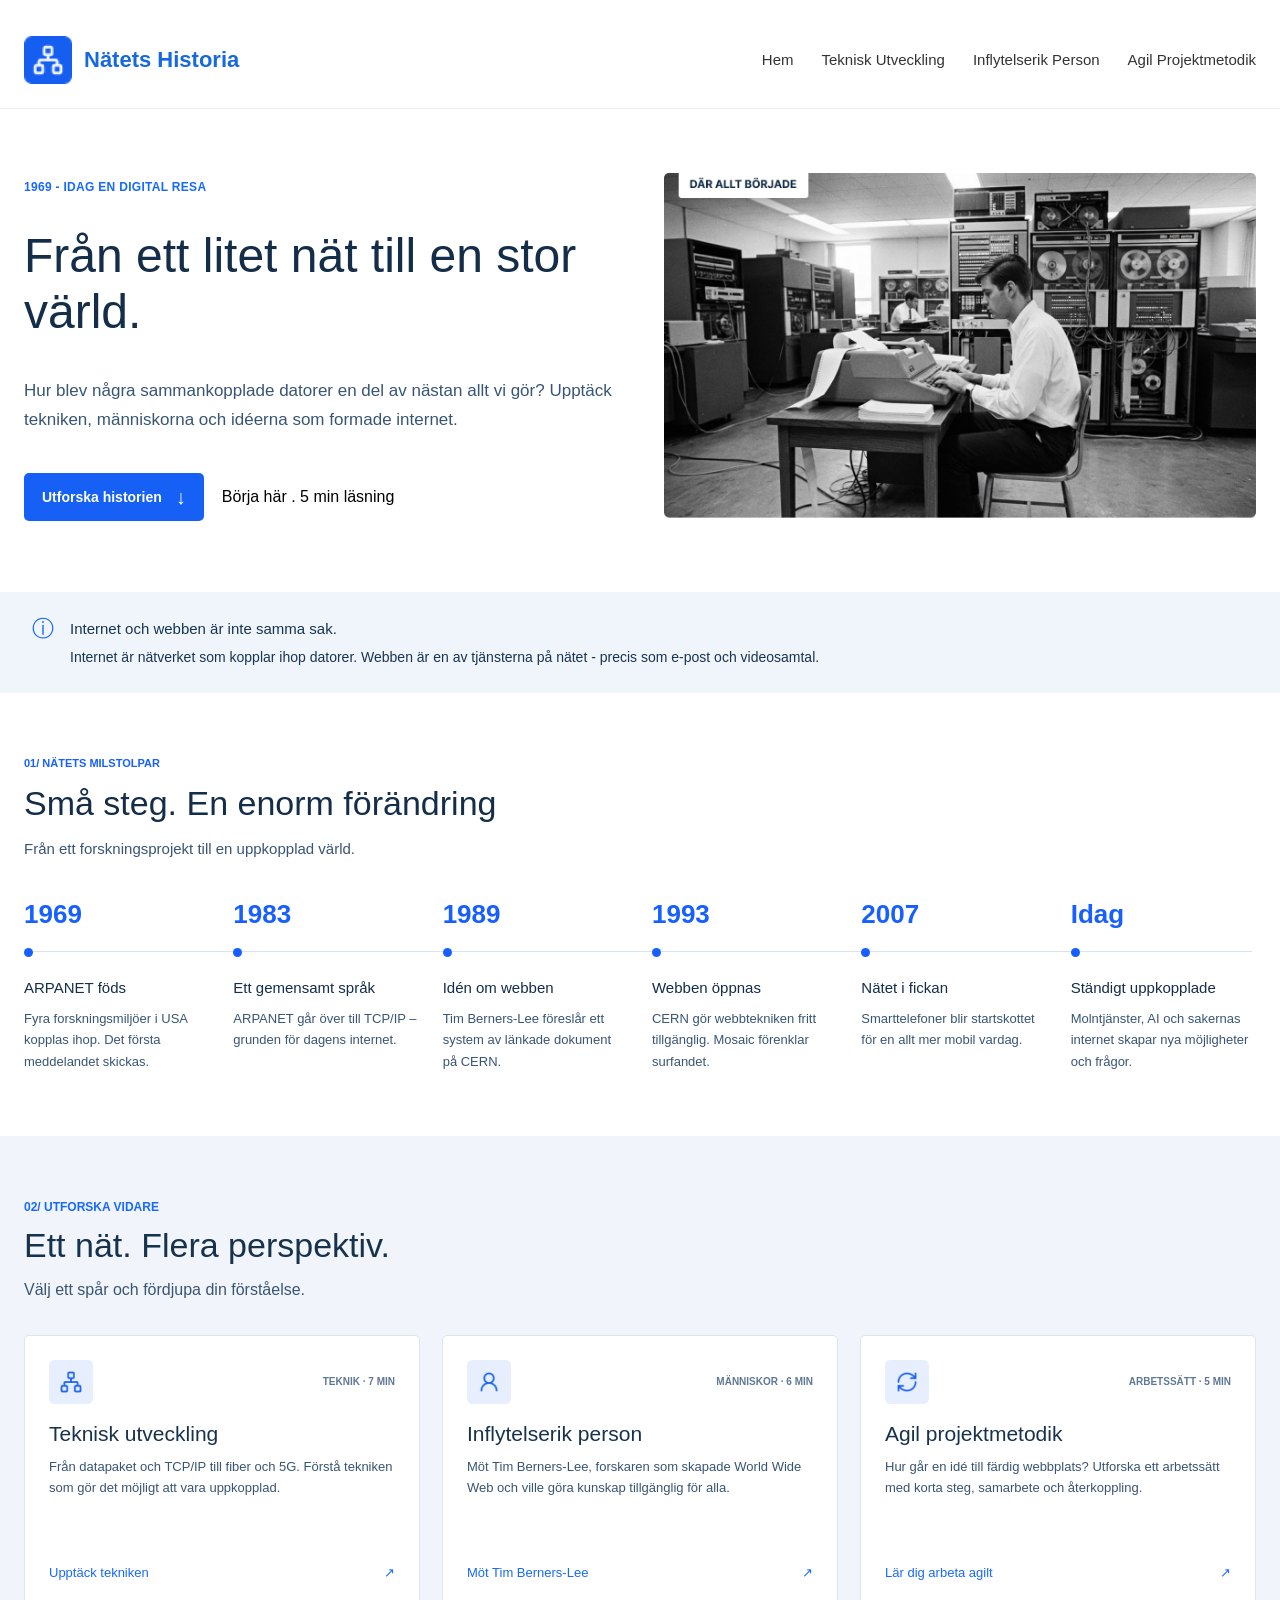
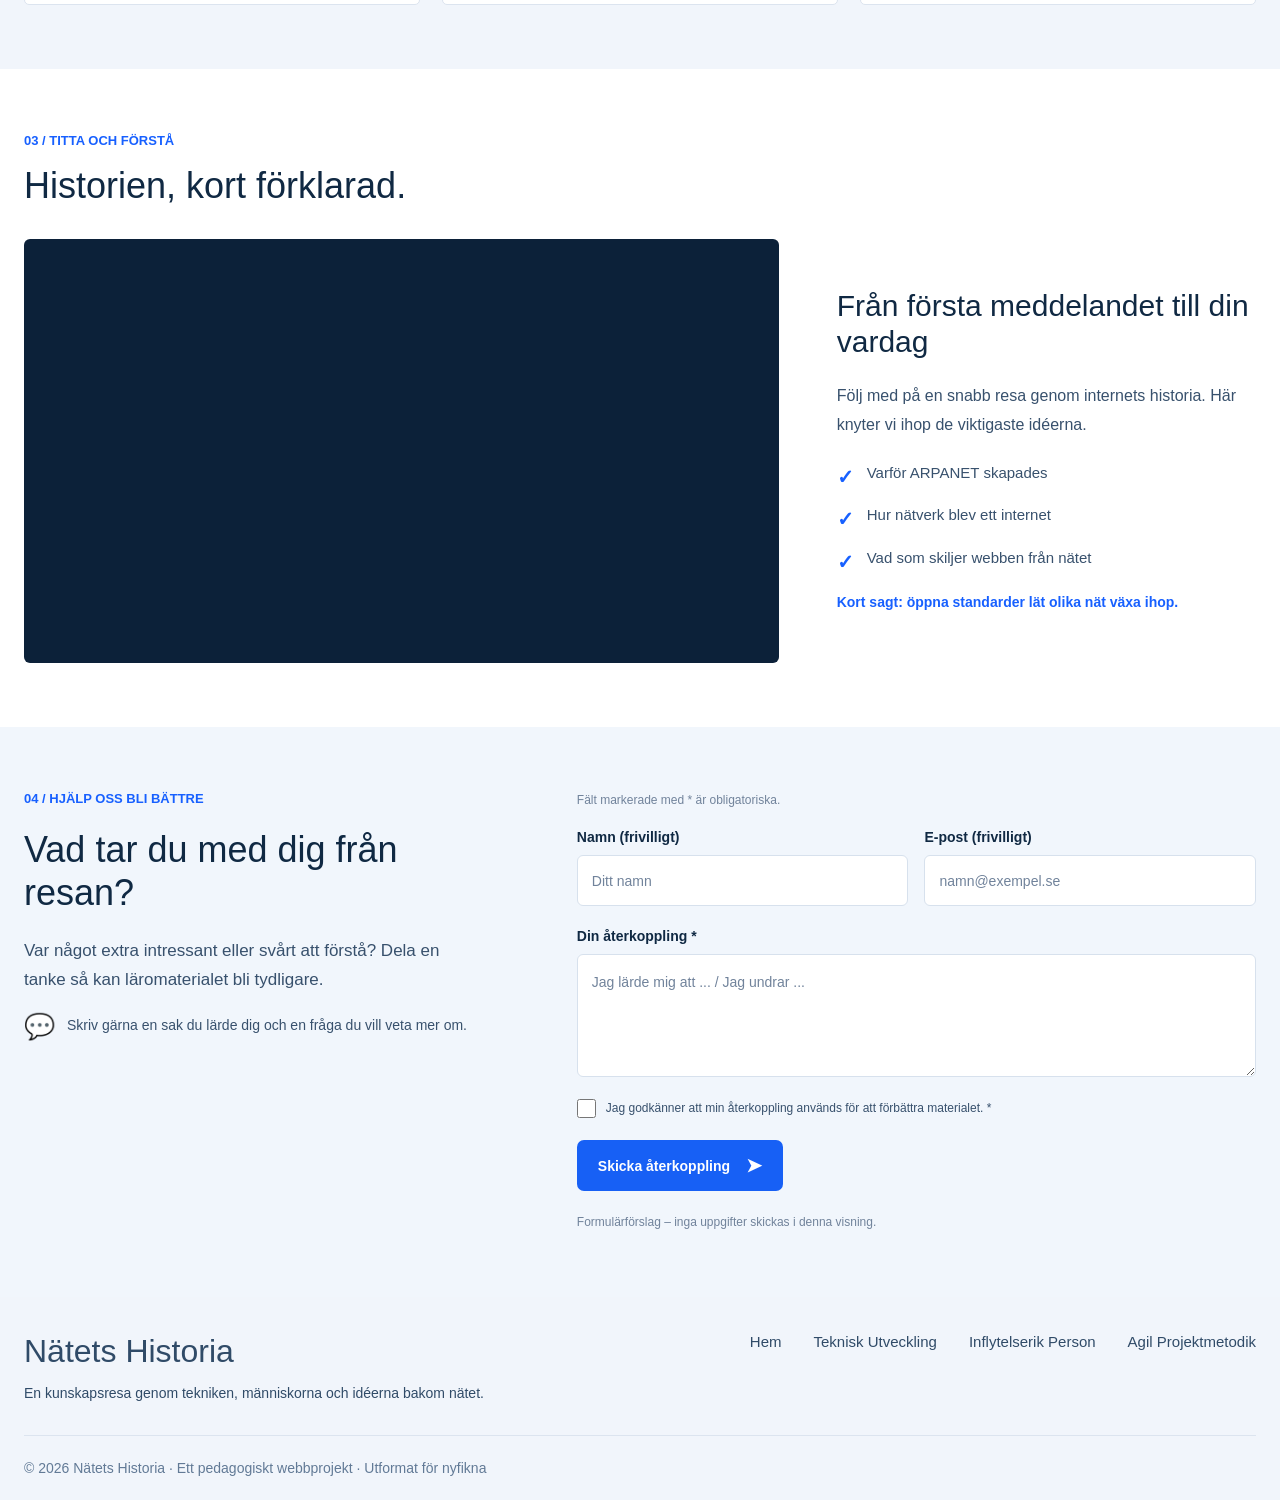
<file: HTML/index.html>
<!DOCTYPE html>
<html lang="sv">
<head>
    <meta charset="UTF-8">
    <meta name="viewport" content="width=device-width, initial-scale=1.0">
    <title>Hem</title>
<!--====CSS======-->
<link rel="stylesheet" href="../CSS/header.css">
<link rel="stylesheet" href="../CSS/footer.css">
<link rel="stylesheet" href="../CSS/index.css">
</head>
<body>  
        
<!--Header-->
    <div id="header-placeholder"></div>
<!--Hero section-->
<section>
    <div class="description-1969">
        <h3>1969 - IDAG EN DIGITAL RESA</h3>
        <h1>Från ett litet nät till en stor värld.</h1>
        <p>Hur blev några sammankopplade datorer en del av nästan allt vi gör?
        Upptäck tekniken, människorna och idéerna som formade internet.</p>
        <div class="action-1969">
        <a href="../Utforska-historien.docx"
        class="hero-button" download> Utforska historien
         <span class="hero-button-arrow">↓</span>
        </a> 
        <span class="hero-reading-time">Börja här . 5 min läsning</span>
        </div>
        <div class="img-1969">
            <img src="../img/sida1/Historiskt-bildmaterial.png" alt="">
        </div>
    </div>
</section>
    <div class="internet-information">
             <span class="internet-info-icon" aria-hidden="true">ⓘ</span>
             <p>Internet och webben är inte samma sak.</p>
            <p>Internet är nätverket som kopplar ihop datorer. Webben är en av tjänsterna på nätet - precis som e-post och videosamtal.</p>
    </div>
<!--nätets milstolpar-->
<section class="nätets-milstolpar">
    <div class="milstolpar-top">
        <h3>01/ NÄTETS MILSTOLPAR</h3>
        <h2>Små steg. En enorm förändring</h2>
        <p>Från ett forskningsprojekt till en uppkopplad värld.</p>
    </div>
    <div class="milestone-timeline">
        <article class="milestone">
            <h3>1969</h3>
            <div class="milestone-dot"></div>
            <h4>ARPANET föds</h4>
            <p>Fyra forskningsmiljöer i USA kopplas ihop. Det första meddelandet skickas.</p>
        </article>

        <article class="milestone">
            <h3>1983</h3>
            <div class="milestone-dot"></div>
            <h4>Ett gemensamt språk</h4>
            <p>ARPANET går över till TCP/IP – grunden för dagens internet.</p>
        </article>

        <article class="milestone">
            <h3>1989</h3>
            <div class="milestone-dot"></div>
            <h4>Idén om webben</h4>
            <p>Tim Berners-Lee föreslår ett system av länkade dokument på CERN.</p>
        </article>

        <article class="milestone">
            <h3>1993</h3>
            <div class="milestone-dot"></div>
            <h4>Webben öppnas</h4>
            <p>CERN gör webbtekniken fritt tillgänglig. Mosaic förenklar surfandet.</p>
        </article>

        <article class="milestone">
            <h3>2007</h3>
            <div class="milestone-dot"></div>
            <h4>Nätet i fickan</h4>
            <p>Smarttelefoner blir startskottet för en allt mer mobil vardag.</p>
        </article>

        <article class="milestone">
            <h3>Idag</h3>
            <div class="milestone-dot"></div>
            <h4>Ständigt uppkopplade</h4>
            <p>Molntjänster, AI och sakernas internet skapar nya möjligheter och frågor.</p>
        </article>

    </div>
</section>

 <!-- perspektiv section -->
<section class="perspektiv-section">
    <div class="perspektiv-container">
        <div class="perspektiv-top">
            <h3>02/ UTFORSKA VIDARE</h3>
            <h2>Ett nät. Flera perspektiv.</h2>
            <p>Välj ett spår och fördjupa din förståelse.</p>
        </div>
        
    <div class="perspektiv-cards">
            <!-- Kort 1: Teknisk utveckling -->
        <article class="perspektiv-card">
            <div class="perspektiv-card-top">

                <img src="../img/sida1/utveckling.png" alt="" class="perspektiv-icon">
                    <span class="perspektiv-category"> TEKNIK · 7 MIN </span>
            </div>
                <h3>Teknisk utveckling</h3>
                <p>Från datapaket och TCP/IP till fiber och 5G. Förstå tekniken som gör det möjligt att vara uppkopplad.</p>
                <div class="perspektiv-card-link">
                    <a href="../HTML/teknisk-utveckling.html"> Upptäck tekniken </a>
                     <span aria-hidden="true">↗</span>
                </div>
            </article>
            <!-- Kort 2: Inflytelserik person -->
            <article class="perspektiv-card">

                <div class="perspektiv-card-top">

                    <img
                        src="../img/sida1/person.png"
                        alt=""
                        class="perspektiv-icon"
                    >

                    <span class="perspektiv-category">
                        MÄNNISKOR · 6 MIN
                    </span>

                </div>

                <h3>Inflytelserik person</h3>

                <p>
                    Möt Tim Berners-Lee, forskaren som skapade
                    World Wide Web och ville göra kunskap
                    tillgänglig för alla.
                </p>

                <div class="perspektiv-card-link">
                    <a href="../HTML/inflytelserik-person.html">
                        Möt Tim Berners-Lee
                    </a>

                    <span aria-hidden="true">↗</span>
                </div>

            </article>


            <!-- Kort 3: Agil projektmetodik -->
            <article class="perspektiv-card">

                <div class="perspektiv-card-top">

                    <img
                        src="../img/sida1/agil-projektmetodik.png"
                        alt=""
                        class="perspektiv-icon"
                    >

                    <span class="perspektiv-category">
                        ARBETSSÄTT · 5 MIN
                    </span>

                </div>

                <h3>Agil projektmetodik</h3>

                <p>
                    Hur går en idé till färdig webbplats?
                    Utforska ett arbetssätt med korta steg,
                    samarbete och återkoppling.
                </p>

                <div class="perspektiv-card-link">
                    <a href="../HTML/agil-projektmetoder.html">
                        Lär dig arbeta agilt
                    </a>

                    <span aria-hidden="true">↗</span>
                </div>

            </article>

        </div>
    </div>
</section>
<!-- Section 3: Titta och förstå -->
<section class="history-explained">

    <div class="history-explained-header">
        <h3>03 / TITTA OCH FÖRSTÅ</h3>
        <h2>Historien, kort förklarad.</h2>
    </div>

    <div class="history-explained-content">

        <!-- Video -->
        <div class="history-video-column">

           <div class="history-video">
            <iframe
            src="https://www.youtube.com/embed/GUrDI6OkJfU"
            title="Nätets historia - video"
            allow="accelerometer; autoplay; clipboard-write; encrypted-media; gyroscope; picture-in-picture; web-share"
            referrerpolicy="strict-origin-when-cross-origin"
            allowfullscreen>
            </iframe>
            </div>
        </div>

        <!-- Text beside the video -->
        <div class="history-video-description">
            <h2>Från första meddelandet till din vardag</h2>

            <p>
                Följ med på en snabb resa genom internets historia.
                Här knyter vi ihop de viktigaste idéerna.
            </p>

            <ul class="history-video-points">
                <li>Varför ARPANET skapades</li>
                <li>Hur nätverk blev ett internet</li>
                <li>Vad som skiljer webben från nätet</li>
            </ul>

            <p class="history-video-summary">
                Kort sagt: öppna standarder lät olika nät växa ihop.
            </p>
        </div>

    </div>
</section>
 <!--section 4: Hälp oss blibätre-->


<!-- Section 4: Hjälp oss bli bättre -->
<section class="feedback-section">

    <div class="feedback-container">

        <!-- Left column -->
        <div class="feedback-intro">

            <h3>04 / HJÄLP OSS BLI BÄTTRE</h3>

            <h2>Vad tar du med dig från resan?</h2>

            <p class="feedback-description">
                Var något extra intressant eller svårt att förstå? Dela en tanke så kan läromaterialet bli tydligare.
            </p>

            <div class="feedback-hint">
                <span class="feedback-hint-icon" aria-hidden="true"> 💬 </span>
                <p>
                    Skriv gärna en sak du lärde dig och en fråga
                    du vill veta mer om.
                </p>
            </div>

        </div>

        <!-- Right column: Feedback form -->
        <div class="feedback-form-container">

            <p class="feedback-required-note">
                Fält markerade med * är obligatoriska.
            </p>

            <form class="feedback-form">

                <div class="feedback-fields-row">

                    <div class="feedback-field">
                        <label for="feedback-name">
                            Namn (frivilligt)
                        </label>

                        <input
                            type="text"
                            id="feedback-name"
                            name="name"
                            placeholder="Ditt namn">
                    </div>

                    <div class="feedback-field">
                        <label for="feedback-email">
                            E-post (frivilligt)
                        </label>

                        <input
                            type="email"
                            id="feedback-email"
                            name="email"
                            placeholder="namn@exempel.se">
                    </div>

                </div>

                <div class="feedback-field feedback-message-field">
                    <label for="feedback-message">
                        Din återkoppling *
                    </label>

                    <textarea
                        id="feedback-message"
                        name="message"
                        placeholder="Jag lärde mig att ... / Jag undrar ..."
                        required></textarea>
                </div>

                <div class="feedback-consent">
                    <input
                        type="checkbox"
                        id="feedback-consent"
                        name="consent"
                        required>

                    <label for="feedback-consent">
                        Jag godkänner att min återkoppling används
                        för att förbättra materialet. *
                    </label>
                </div>

                <button type="submit" class="feedback-submit-button">
                    <span>Skicka återkoppling</span>
                    <span aria-hidden="true">➤</span>
                </button>

            </form>

            <p class="feedback-form-note">
                Formulärförslag – inga uppgifter skickas i denna visning.
            </p>

        </div>

    </div>

</section>

<!--footer-->
    <div id="footer-placeholder"></div>
<!--java script-->
    <script src="../js/main.js"></script>
</body>
</html>
</file>
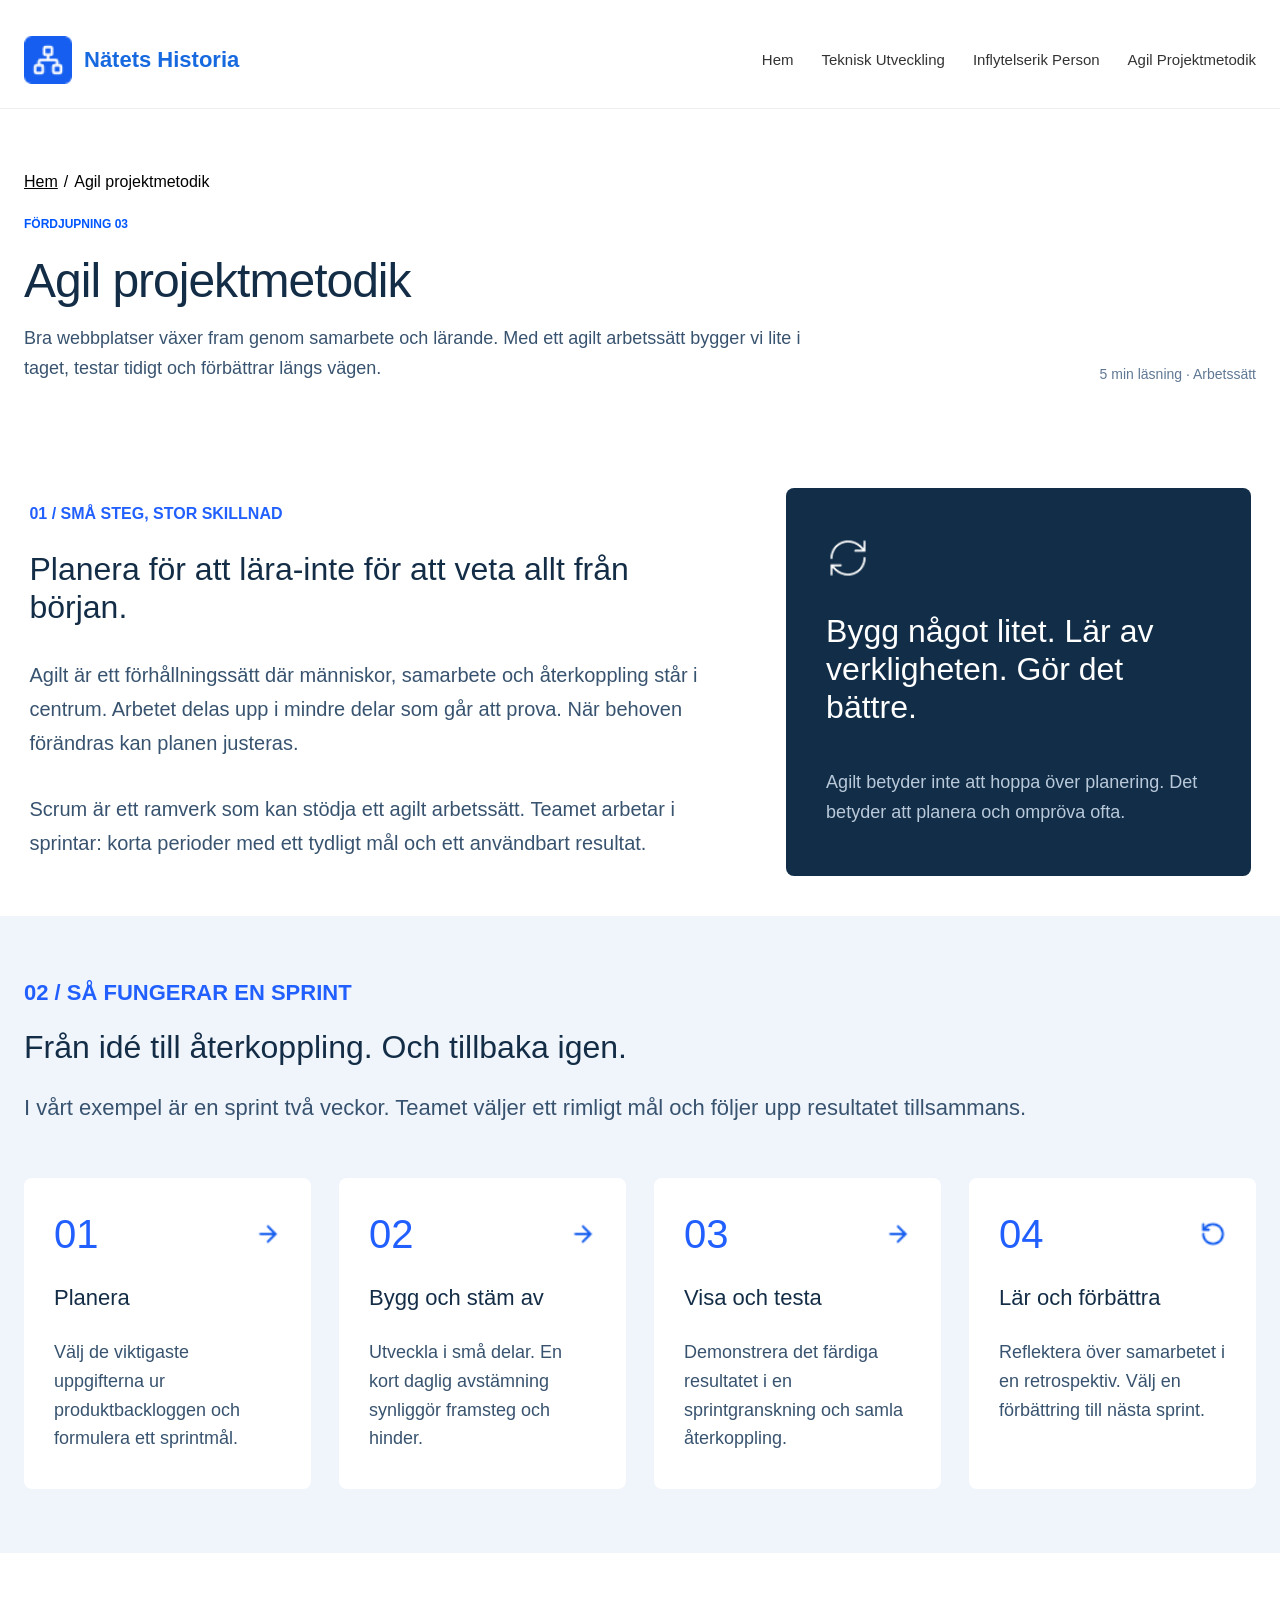
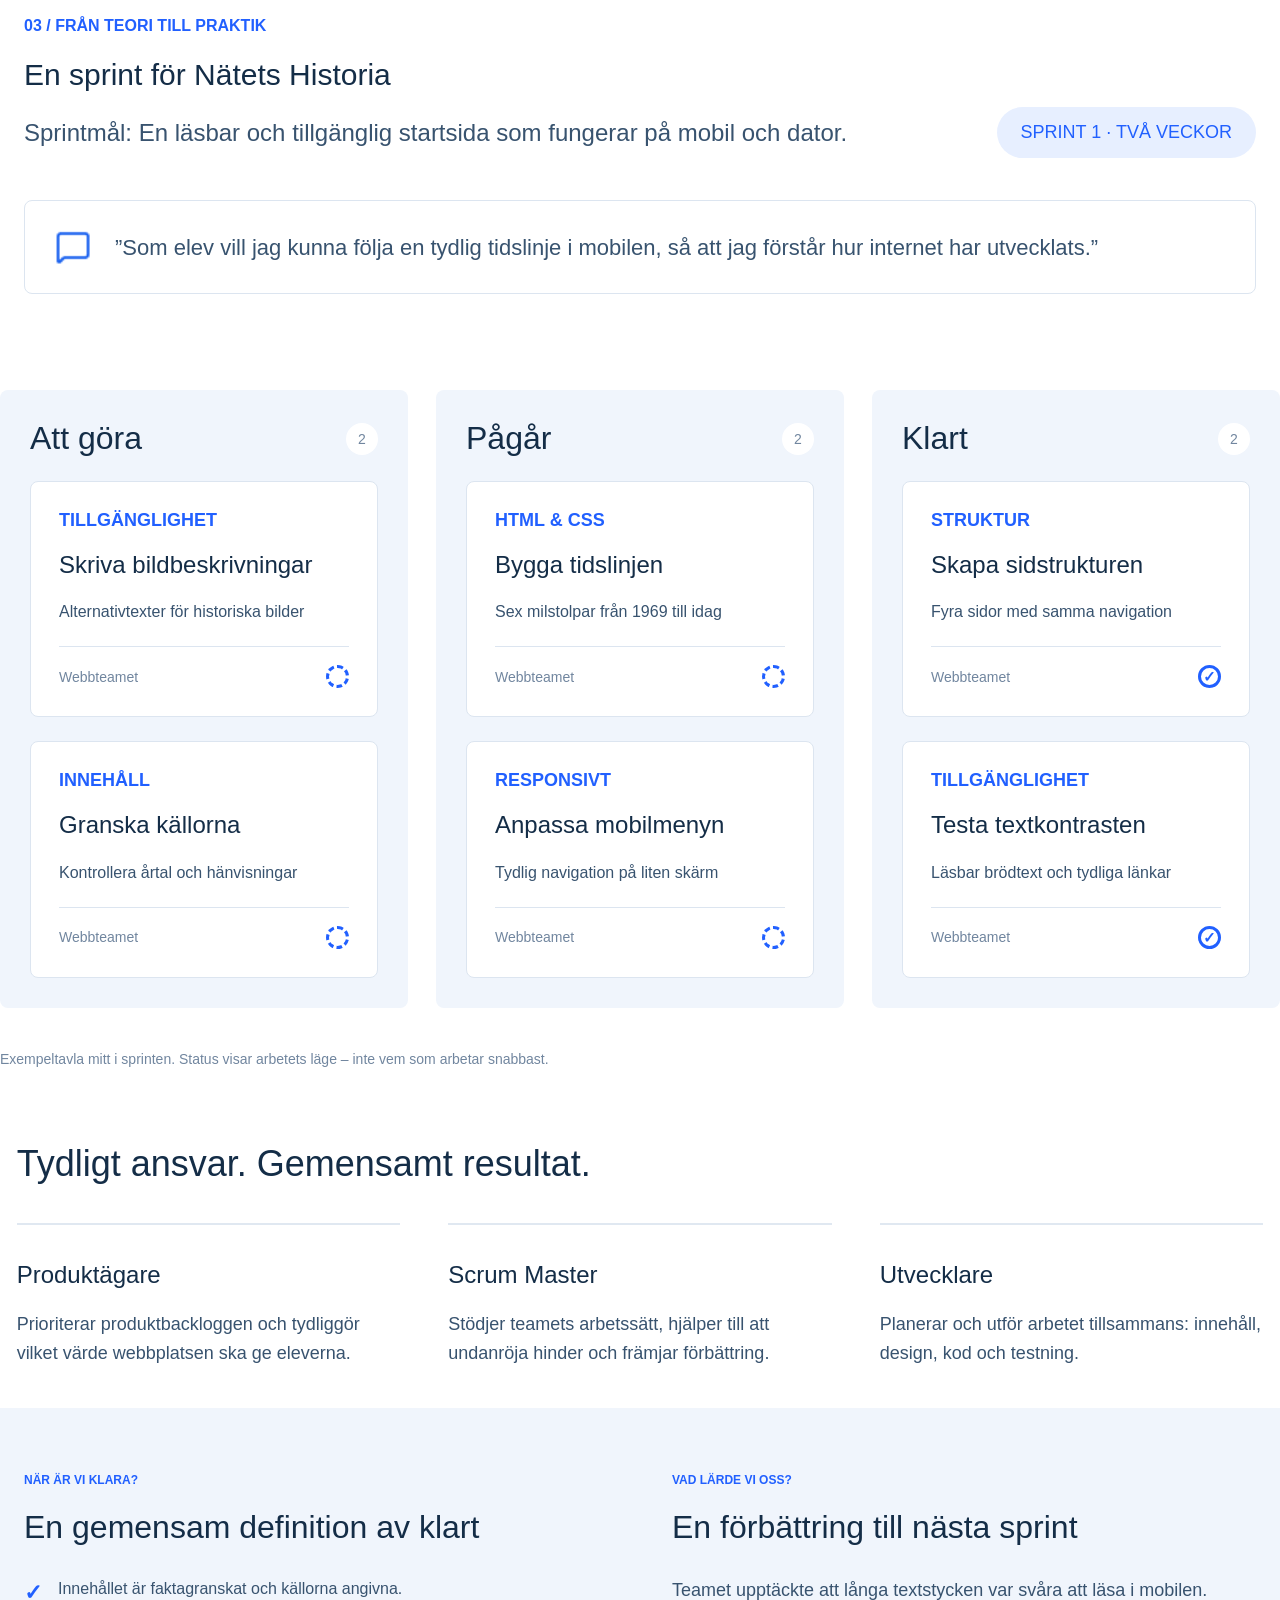
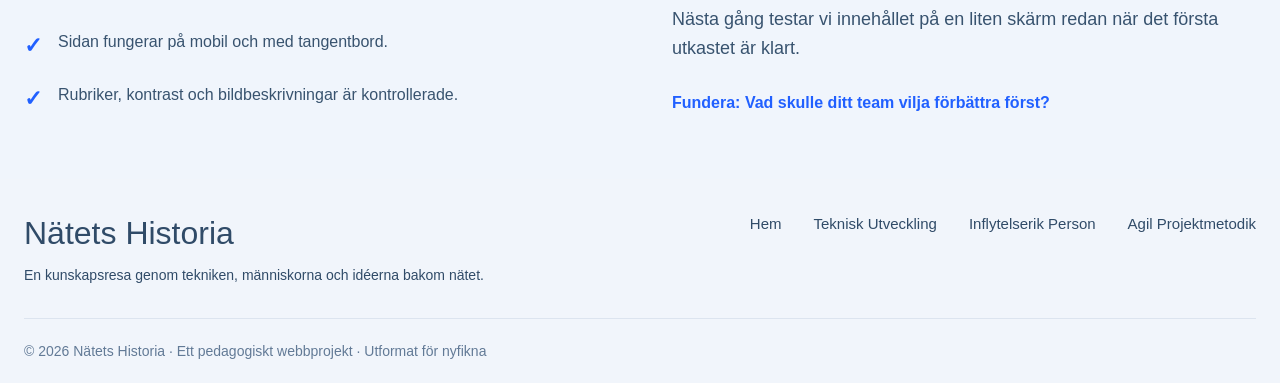
<file: HTML/agil-projektmetoder.html>
<!DOCTYPE html>
<html lang="sv">
<head>
    <meta charset="UTF-8">
    <meta name="viewport" content="width=device-width, initial-scale=1.0">
    <title>Agil projektmetodik</title>
<!--====CSS======-->
<link rel="stylesheet" href="../CSS/footer.css">
<link rel="stylesheet" href="../CSS/header.css">
<link rel="stylesheet" href="../CSS/agil-projektmetoder.css">
</head>
<body>
<!--Header-->
    <div id="header-placeholder"></div>

    
<section class="agile-hero">

  <div class="agile-breadcrumb">
    <a href="index.html">Hem</a>
    <span>/</span>
    <span>Agil projektmetodik</span>
  </div>

  <p class="agile-label">FÖRDJUPNING 03</p>

  <h1>Agil projektmetodik</h1>

  <div class="agile-intro">
    <p>
      Bra webbplatser växer fram genom samarbete och lärande.
      Med ett agilt arbetssätt bygger vi lite i taget, testar
      tidigt och förbättrar längs vägen.
    </p>
    <span class="agile-reading-time">
      5 min läsning · Arbetssätt
    </span>
  </div>

</section>
<section class="planera">
    <div class="card1">
        <h3>01 / SMÅ STEG, STOR SKILLNAD</h3>
        <h2>Planera för att lära-inte för att veta allt från början.</h2>
        <p>Agilt är ett förhållningssätt där människor, samarbete och återkoppling står i centrum.
             Arbetet delas upp i mindre delar som går att prova.
             När behoven förändras kan planen justeras.
        </p>
        <p>Scrum är ett ramverk som kan stödja ett agilt arbetssätt.
            Teamet arbetar i sprintar:
            korta perioder med ett tydligt mål och ett användbart resultat.
        </p>
    </div>
    <div class="card2">
        <img src="../img/sida4/refresh-cw.png" alt="refreach">
        <h2>Bygg något litet. Lär av verkligheten. Gör det bättre.</h2>
        <p>Agilt betyder inte att hoppa över planering. Det betyder att planera och ompröva ofta.</p>
    </div>
</section>

<section class="sprint-fungerar">

  <div class="sprint-hero">
    <h3>02 / SÅ FUNGERAR EN SPRINT</h3>
    <h2>Från idé till återkoppling. Och tillbaka igen.</h2>
    <p>
      I vårt exempel är en sprint två veckor.
      Teamet väljer ett rimligt mål och följer upp resultatet tillsammans.
    </p>
  </div>

  <div class="sprint-cards">

    <div class="cards">
      <div class="card-top">
        <span>01</span>
        <img src="../img/sida4/arrow-right.png" alt="">
      </div>
      <h3>Planera</h3>
      <p>Välj de viktigaste uppgifterna ur produktbackloggen och formulera ett sprintmål.</p>
    </div>

    <div class="cards">
      <div class="card-top">
        <span>02</span>
        <img src="../img/sida4/arrow-right.png" alt="">
      </div>
      <h3>Bygg och stäm av</h3>
      <p>Utveckla i små delar. En kort daglig avstämning synliggör framsteg och hinder.</p>
    </div>

    <div class="cards">
      <div class="card-top">
        <span>03</span>
        <img src="../img/sida4/arrow-right.png" alt="">
      </div>
      <h3>Visa och testa</h3>
      <p>Demonstrera det färdiga resultatet i en sprintgranskning och samla återkoppling.</p>
    </div>

    <div class="cards">
      <div class="card-top">
        <span>04</span>
        <img src="../img/sida4/rotate-ccw.png" alt="">
      </div>
      <h3>Lär och förbättra</h3>
      <p>Reflektera över samarbetet i en retrospektiv. Välj en förbättring till nästa sprint.</p>
    </div>
  </div>
</section>

<section class="sprint-example">

  <p class="sprint-example-label">03 / FRÅN TEORI TILL PRAKTIK</p>

  <h2>En sprint för Nätets Historia</h2>

  <div class="sprint-example-intro">
    <p>
      Sprintmål: En läsbar och tillgänglig startsida som fungerar 
      på mobil och dator.
    </p>

    <span class="sprint-badge">SPRINT 1 · TVÅ VECKOR</span>
  </div>

  <div class="sprint-quote">
    <img src="../img/sida4/message-square.png" alt="message-square">

    <p>
     ”Som elev vill jag kunna följa en tydlig tidslinje i mobilen, 
     så att jag förstår hur internet har utvecklats.”
    </p>
  </div>

</section>

<section class="sprint-board">

  <div class="board-column">
    <div class="board-heading">
      <h2>Att göra</h2>
      <span class="task-count">2</span>
    </div>

    <article class="task-card">
      <h3>TILLGÄNGLIGHET</h3>
      <h4>Skriva bildbeskrivningar</h4>
      <p>Alternativtexter för historiska bilder</p>
      <div class="task-footer">
        <span>Webbteamet</span>
        <span class="task-status pending" aria-label="Ej klar"></span>
      </div>
    </article>

    <article class="task-card">
      <h3>INNEHÅLL</h3>
      <h4>Granska källorna</h4>
      <p>Kontrollera årtal och hänvisningar</p>
      <div class="task-footer">
        <span>Webbteamet</span>
        <span class="task-status pending" aria-label="Ej klar"></span>
      </div>
    </article>
  </div>

  <div class="board-column">
    <div class="board-heading">
      <h2>Pågår</h2>
      <span class="task-count">2</span>
    </div>

    <article class="task-card">
      <h3>HTML &amp; CSS</h3>
      <h4>Bygga tidslinjen</h4>
      <p>Sex milstolpar från 1969 till idag</p>
      <div class="task-footer">
        <span>Webbteamet</span>
        <span class="task-status pending" aria-label="Pågår"></span>
      </div>
    </article>

    <article class="task-card">
      <h3>RESPONSIVT</h3>
      <h4>Anpassa mobilmenyn</h4>
      <p>Tydlig navigation på liten skärm</p>
      <div class="task-footer">
        <span>Webbteamet</span>
        <span class="task-status pending" aria-label="Pågår"></span>
      </div>
    </article>
  </div>

  <div class="board-column">
    <div class="board-heading">
      <h2>Klart</h2>
      <span class="task-count">2</span>
    </div>

    <article class="task-card">
      <h3>STRUKTUR</h3>
      <h4>Skapa sidstrukturen</h4>
      <p>Fyra sidor med samma navigation</p>
      <div class="task-footer">
        <span>Webbteamet</span>
        <span class="task-status completed" aria-label="Klart">✓</span>
      </div>
    </article>

    <article class="task-card">
      <h3>TILLGÄNGLIGHET</h3>
      <h4>Testa textkontrasten</h4>
      <p>Läsbar brödtext och tydliga länkar</p>
      <div class="task-footer">
        <span>Webbteamet</span>
        <span class="task-status completed" aria-label="Klart">✓</span>
      </div>
    </article>
  </div>
    <p class="board-caption">
     Exempeltavla mitt i sprinten. 
     Status visar arbetets läge – inte vem som arbetar snabbast.
    </p>
</section>

<section class="team-roles">

  <h2 class="team-roles-title">
    Tydligt ansvar. Gemensamt resultat.
  </h2>

  <div class="team-roles-grid">

    <article class="team-role">
      <h3>Produktägare</h3>
      <p>
        Prioriterar produktbackloggen och tydliggör vilket
        värde webbplatsen ska ge eleverna.
      </p>
    </article>

    <article class="team-role">
      <h3>Scrum Master</h3>
      <p>
        Stödjer teamets arbetssätt, hjälper till att
        undanröja hinder och främjar förbättring.
      </p>
    </article>

    <article class="team-role">
      <h3>Utvecklare</h3>
      <p>
        Planerar och utför arbetet tillsammans: innehåll,
        design, kod och testning.
      </p>
    </article>
  </div>
</section>

<section class="sprint-retrospective">

  <div class="retrospective-column">
    <h3>NÄR ÄR VI KLARA?</h3>
    <h2>En gemensam definition av klart</h2>

    <ul class="definition-list">
      <li>
        <span class="checkmark">✓</span>
        <p>Innehållet är faktagranskat och källorna angivna.</p>
      </li>
      <li>
        <span class="checkmark">✓</span>
        <p>Sidan fungerar på mobil och med tangentbord.</p>
      </li>
      <li>
        <span class="checkmark">✓</span>
        <p>Rubriker, kontrast och bildbeskrivningar är kontrollerade.</p>
      </li>
    </ul>
  </div>

  <div class="retrospective-column">
    <h3>VAD LÄRDE VI OSS?</h3>
    <h2>En förbättring till nästa sprint</h2>

    <p class="retrospective-text">
      Teamet upptäckte att långa textstycken var svåra att läsa i mobilen.
      Nästa gång testar vi innehållet på en liten skärm redan när det
      första utkastet är klart.
    </p>

    <p class="reflection-question">
      Fundera: Vad skulle ditt team vilja förbättra först?
    </p>
  </div>
</section>


<!--footer-->
    <div id="footer-placeholder"></div>
<!--java script-->
    <script src="../js/main.js"></script>
</body>
</html>
</file>
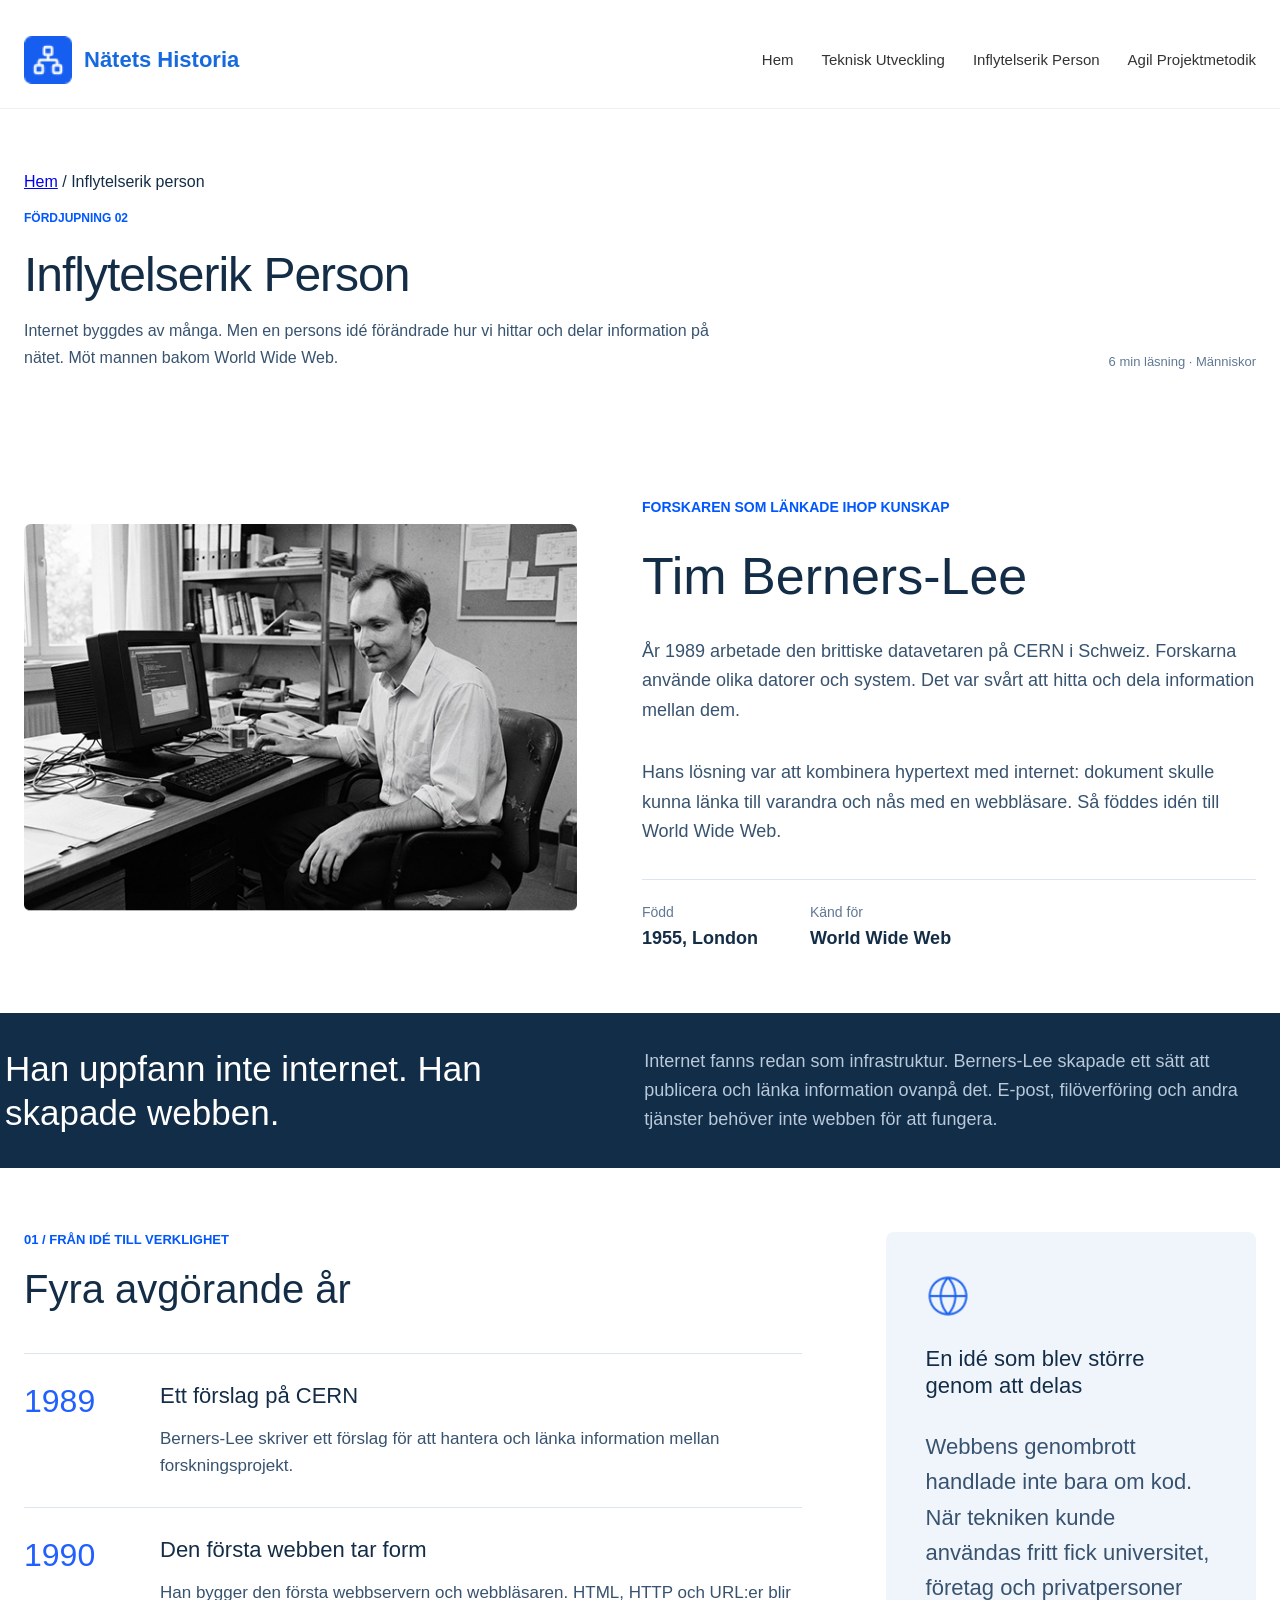
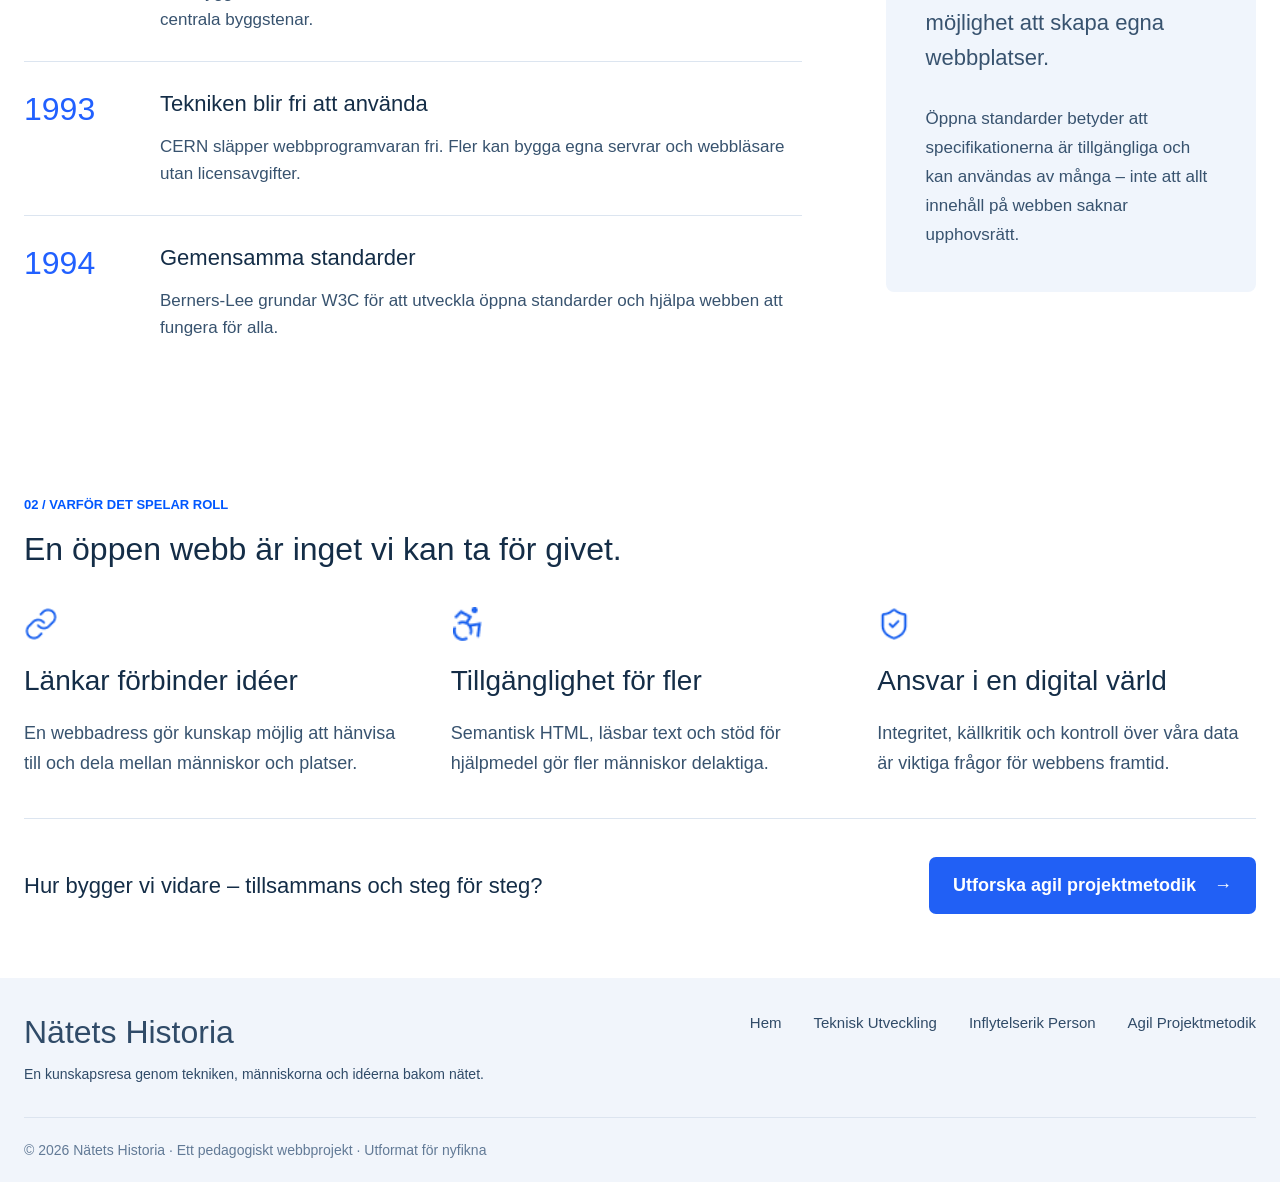
<file: HTML/inflytelserik-person.html>
<!DOCTYPE html>
<html lang="sv">
<head>
    <meta charset="UTF-8">
    <meta name="viewport" content="width=device-width, initial-scale=1.0">
    <title>Inflytelserik person</title>
<!--====CSS======-->
<link rel="stylesheet" href="../CSS/footer.css">
<link rel="stylesheet" href="../CSS/header.css">
<link rel="stylesheet" href="../CSS/inflytelserik-person.css">
</head>
<body>
<!--Header-->
    <div id="header-placeholder"> </div>
<!--inflytelserik person-->
    <section class="person-hero">
        <a href="index.html">Hem</a>
        <span>/</span>
        <span>Inflytelserik person</span>
   
    <p class="person-label">FÖRDJUPNING 02</p>
    <h1>Inflytelserik Person</h1>

  <div class="person-intro">
    <p>
      Internet byggdes av många. Men en persons idé förändrade
      hur vi hittar och delar information på nätet. Möt mannen
      bakom World Wide Web.
    </p>

    <span class="person-reading-time">
      6 min läsning · Människor
    </span>
  </div>
</section>

<section class="tim-berners-section">

  <div class="tim-image">
    <img
      src="../img/sida3/Tim-Berners-Lee.png"
      alt="Tim Berners-Lee vid en dator"
    >
  </div>

  <div class="tim-content">

    <p class="tim-label">
      FORSKAREN SOM LÄNKADE IHOP KUNSKAP
    </p>

    <h2>Tim Berners-Lee</h2>

    <p>
      År 1989 arbetade den brittiske datavetaren på CERN i Schweiz.
      Forskarna använde olika datorer och system. Det var svårt att
      hitta och dela information mellan dem.
    </p>

    <p>
      Hans lösning var att kombinera hypertext med internet:
      dokument skulle kunna länka till varandra och nås med en
      webbläsare. Så föddes idén till World Wide Web.
    </p>

    <div class="tim-facts">

      <div class="tim-fact">
        <span>Född</span>
        <strong>1955, London</strong>
      </div>

      <div class="tim-fact">
        <span>Känd för</span>
        <strong>World Wide Web</strong>
      </div>

    </div>

  </div>

</section>
<section class="a3">
    <div class="left">
        <p> Han uppfann inte internet. Han skapade webben.</p>
    </div>
    <div class="right">
        <p>Internet fanns redan som infrastruktur. Berners-Lee skapade ett sätt att publicera och länka information ovanpå det. E-post, 
            filöverföring och andra tjänster behöver inte webben för att fungera.</p>
    </div>
</section>

<section class="web-timeline">

  <div class="timeline-content">

    <p class="timeline-label">01 / FRÅN IDÉ TILL VERKLIGHET</p>

    <h2>Fyra avgörande år</h2>

    <div class="timeline-row">
      <span class="timeline-year">1989</span>

      <div class="timeline-info">
        <h3>Ett förslag på CERN</h3>
        <p>
          Berners-Lee skriver ett förslag för att hantera och
          länka information mellan forskningsprojekt.
        </p>
      </div>
    </div>

    <div class="timeline-row">
      <span class="timeline-year">1990</span>

      <div class="timeline-info">
        <h3>Den första webben tar form</h3>
        <p>
          Han bygger den första webbservern och webbläsaren.
          HTML, HTTP och URL:er blir centrala byggstenar.
        </p>
      </div>
    </div>

    <div class="timeline-row">
      <span class="timeline-year">1993</span>

      <div class="timeline-info">
        <h3>Tekniken blir fri att använda</h3>
        <p>
          CERN släpper webbprogramvaran fri. Fler kan bygga
          egna servrar och webbläsare utan licensavgifter.
        </p>
      </div>
    </div>

    <div class="timeline-row">
      <span class="timeline-year">1994</span>

      <div class="timeline-info">
        <h3>Gemensamma standarder</h3>
        <p>
          Berners-Lee grundar W3C för att utveckla öppna
          standarder och hjälpa webben att fungera för alla.
        </p>
      </div>
    </div>

  </div>

  <aside class="timeline-card">

    <div class="timeline-globe">
      <img src="../img/sida3/globe.png" alt="Internet">
    </div>

    <h3>En idé som blev större genom att delas</h3>

    <p class="timeline-card-text">
      Webbens genombrott handlade inte bara om kod. När
      tekniken kunde användas fritt fick universitet, företag
      och privatpersoner möjlighet att skapa egna webbplatser.
    </p>

    <p class="timeline-card-note">
      Öppna standarder betyder att specifikationerna är
      tillgängliga och kan användas av många – inte att allt
      innehåll på webben saknar upphovsrätt.
    </p>

  </aside>

</section>

<section class="web-values">

  <p class="values-label">02 / VARFÖR DET SPELAR ROLL</p>

  <h2>En öppen webb är inget vi kan ta för givet.</h2>

  <div class="values-grid">

    <article class="value-card">
      <img src="../img/sida3/link.png" alt="Länk">

      <h3>Länkar förbinder idéer</h3>

      <p>
        En webbadress gör kunskap möjlig att hänvisa till
        och dela mellan människor och platser.
      </p>
    </article>

    <article class="value-card">
      <img src="../img/sida3/Vector.png" alt="Tillgänglighet">

      <h3>Tillgänglighet för fler</h3>

      <p>
        Semantisk HTML, läsbar text och stöd för hjälpmedel
        gör fler människor delaktiga.
      </p>
    </article>

    <article class="value-card">
      <img src="../img/sida3/shield-check.png" alt="Säkerhet">

      <h3>Ansvar i en digital värld</h3>

      <p>
        Integritet, källkritik och kontroll över våra data
        är viktiga frågor för webbens framtid.
      </p>
    </article>

  </div>

  <div class="values-cta">
    <p>Hur bygger vi vidare – tillsammans och steg för steg?</p>

    <a href="../HTML/agil-projektmetoder.html" class="values-button">
      Utforska agil projektmetodik
      <span aria-hidden="true">→</span>
    </a>
  </div>

</section>





<!--footer-->
    <div id="footer-placeholder"></div>
<!--java script-->
    <script src="../js/main.js"></script>
</body>
</html>
</file>
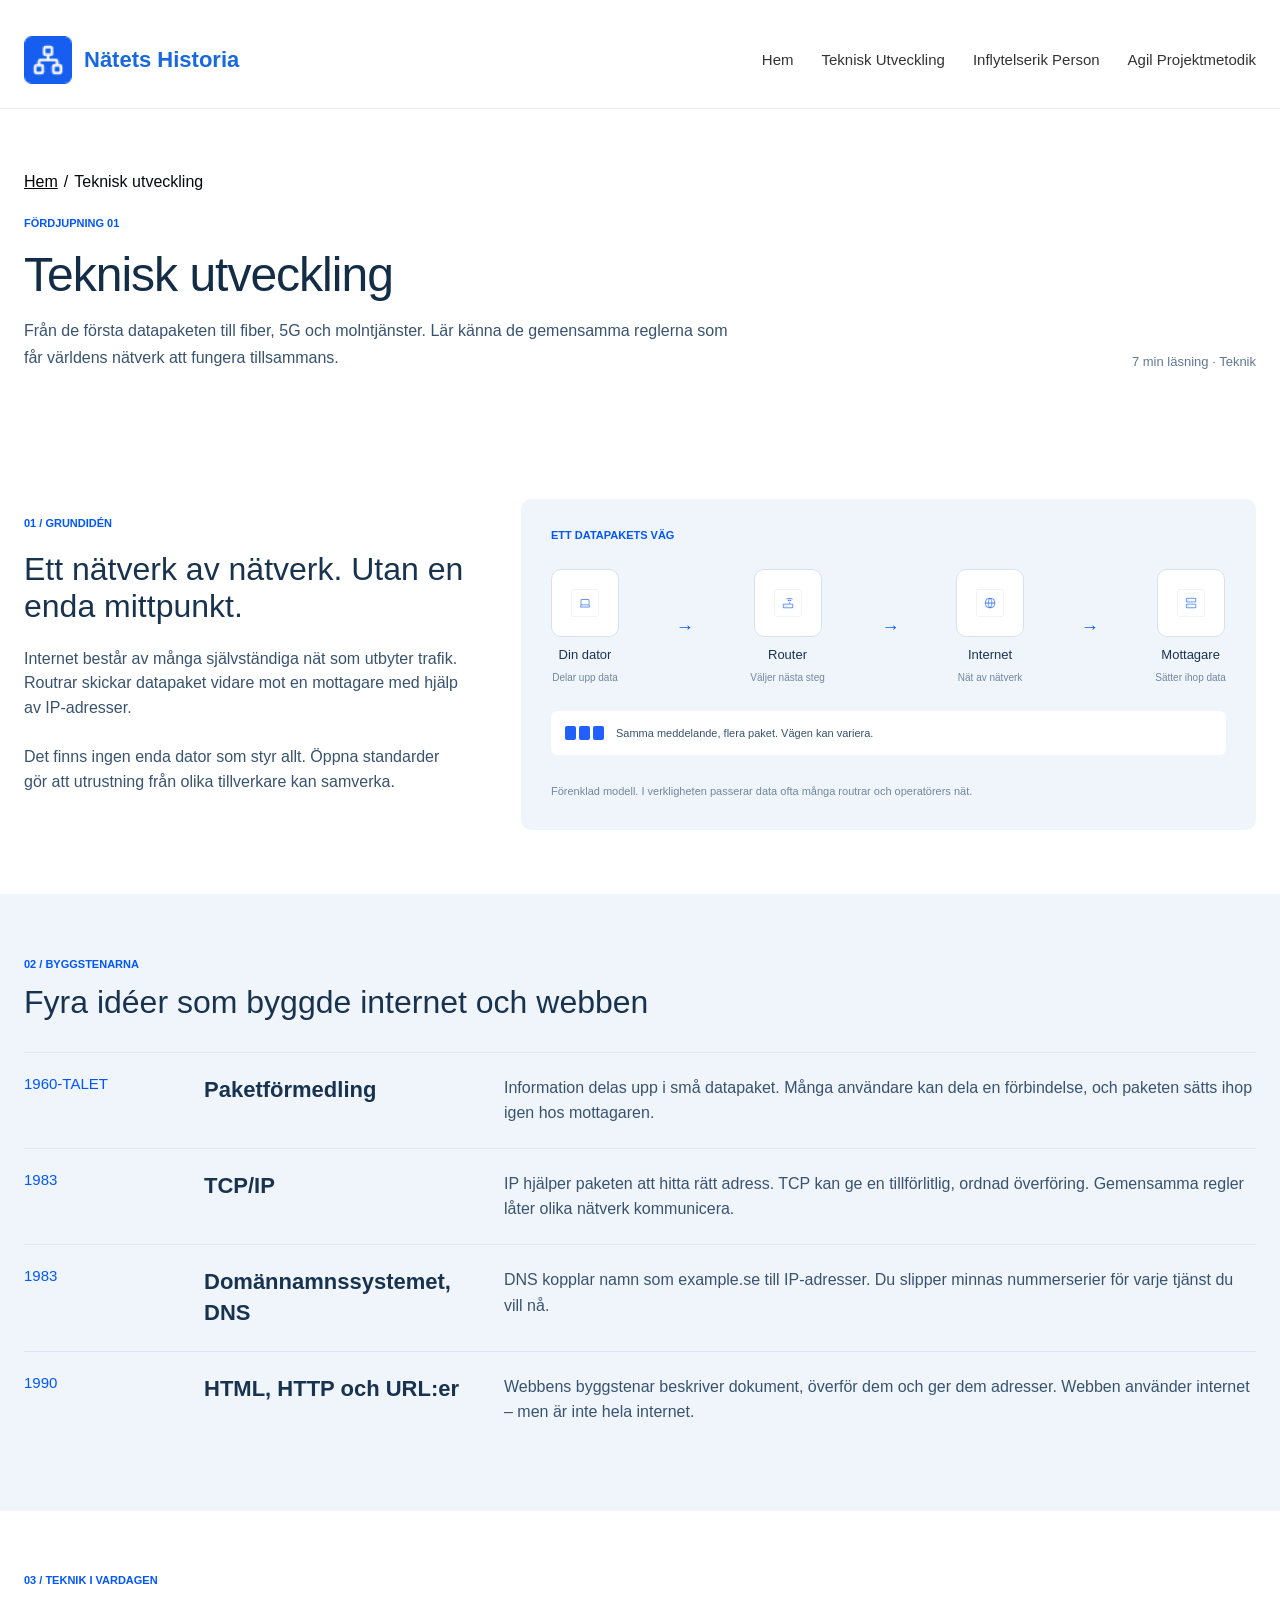
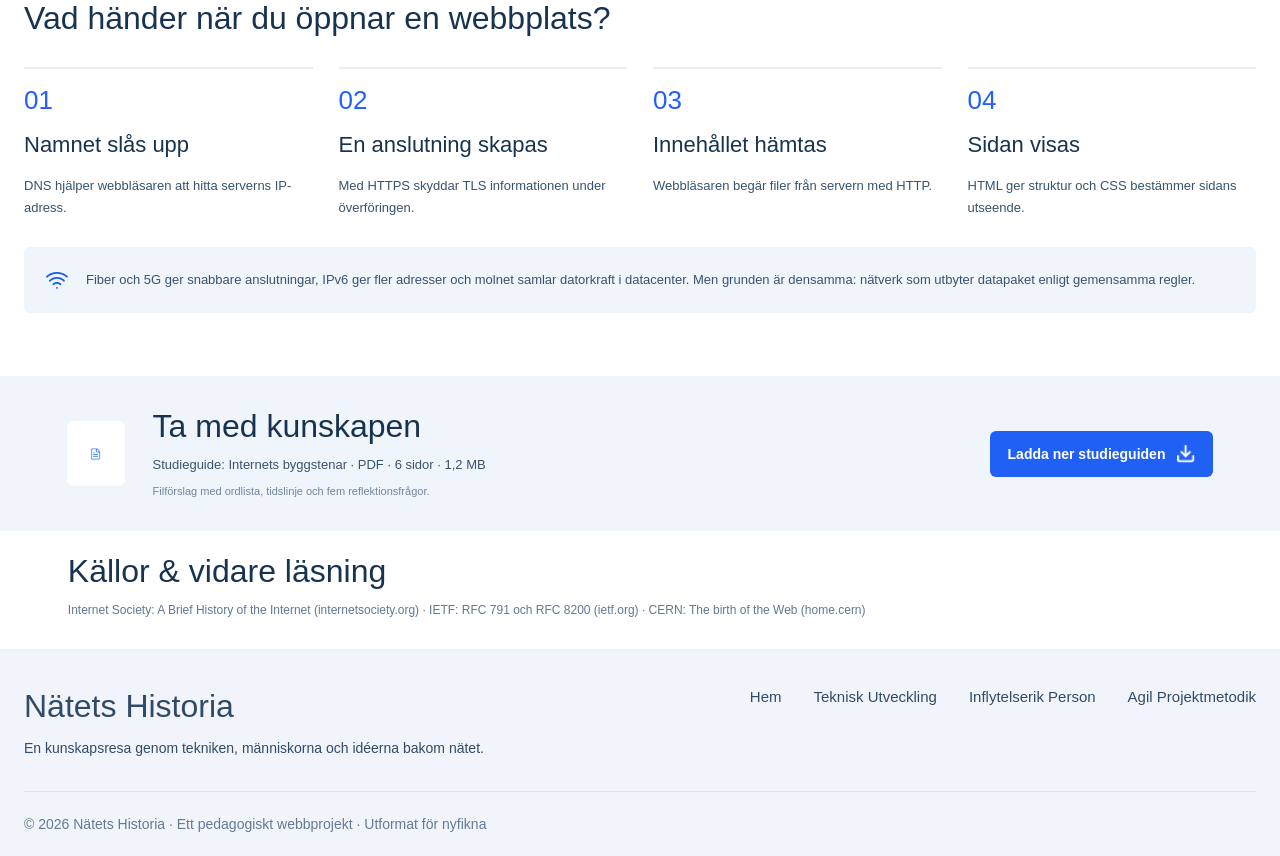
<file: HTML/teknisk utveckling.html>
<!DOCTYPE html>
<html lang="sv">
<head>
    <meta charset="UTF-8">
    <meta name="viewport" content="width=device-width, initial-scale=1.0">
    <title>Teknisk utveckling</title>
<!--====CSS======-->
<link rel="stylesheet" href="../CSS/footer.css">
<link rel="stylesheet" href="../CSS/header.css">
<link rel="stylesheet" href="../CSS/teknisk-utveckling.css">
</head>
<body>
<!--Header-->
    <div id="header-placeholder"></div>
    
<section class="technology-hero">

  <div class="technology-breadcrumb">
    <a href="index.html">Hem</a>
    <span>/</span>
    <span>Teknisk utveckling</span>
  </div>

  <p class="technology-label">FÖRDJUPNING 01</p>

  <h1>Teknisk utveckling</h1>

  <div class="technology-intro">
    <p>
      Från de första datapaketen till fiber, 5G och molntjänster.
      Lär känna de gemensamma reglerna som får världens nätverk
      att fungera tillsammans.
    </p>

    <span class="technology-reading-time">
      7 min läsning · Teknik
    </span>
  </div>

</section>

<section class="network-section">

  <div class="network-text">
    <p class="network-label">01 / GRUNDIDÉN</p>

    <h2>Ett nätverk av nätverk. Utan en enda mittpunkt.</h2>

    <p>
      Internet består av många självständiga nät som utbyter
      trafik. Routrar skickar datapaket vidare mot en mottagare
      med hjälp av IP-adresser.
    </p>

    <p>
      Det finns ingen enda dator som styr allt. Öppna standarder
      gör att utrustning från olika tillverkare kan samverka.
    </p>
  </div>

  <div class="network-diagram">

    <p class="diagram-label">ETT DATAPAKETS VÄG</p>

    <div class="network-steps">

      <div class="network-step">
        <div class="network-icon">
          <img src="../img/sida2/dator.png" alt="Dator">
        </div>
        <p>Din dator</p>
        <small>Delar upp data</small>
      </div>

      <span class="network-arrow">→</span>

      <div class="network-step">
        <div class="network-icon">
          <img src="../img/sida2/router.png" alt="Router">
        </div>
        <p>Router</p>
        <small>Väljer nästa steg</small>
      </div>

      <span class="network-arrow">→</span>

      <div class="network-step">
        <div class="network-icon">
          <img src="../img/sida2/internet.png" alt="Internet">
        </div>
        <p>Internet</p>
        <small>Nät av nätverk</small>
      </div>

      <span class="network-arrow">→</span>

      <div class="network-step">
        <div class="network-icon">
          <img src="../img/sida2/mottagare.png" alt="Mottagare">
        </div>
        <p>Mottagare</p>
        <small>Sätter ihop data</small>
      </div>

    </div>

    <div class="network-note">
      <div class="packet-symbol">
        <span></span>
        <span></span>
        <span></span>
      </div>

      <p>Samma meddelande, flera paket. Vägen kan variera.</p>
    </div>

    <p class="network-caption">
      Förenklad modell. I verkligheten passerar data ofta många
      routrar och operatörers nät.
    </p>

  </div>

</section>

<section class="building-ideas">

  <p class="building-label">02 / BYGGSTENARNA</p>

  <h2>Fyra idéer som byggde internet och webben</h2>

  <div class="building-row">
    <p class="building-year">1960-TALET</p>

    <h3>Paketförmedling</h3>

    <p class="building-description">
      Information delas upp i små datapaket. Många användare
      kan dela en förbindelse, och paketen sätts ihop igen hos
      mottagaren.
    </p>
  </div>

  <div class="building-row">
    <p class="building-year">1983</p>

    <h3>TCP/IP</h3>

    <p class="building-description">
      IP hjälper paketen att hitta rätt adress. TCP kan ge en
      tillförlitlig, ordnad överföring. Gemensamma regler låter
      olika nätverk kommunicera.
    </p>
  </div>

  <div class="building-row">
    <p class="building-year">1983</p>

    <h3>Domännamnssystemet,<br>DNS</h3>

    <p class="building-description">
      DNS kopplar namn som example.se till IP-adresser.
      Du slipper minnas nummerserier för varje tjänst du vill nå.
    </p>
  </div>

  <div class="building-row">
    <p class="building-year">1990</p>

    <h3>HTML, HTTP och URL:er</h3>

    <p class="building-description">
      Webbens byggstenar beskriver dokument, överför dem och
      ger dem adresser. Webben använder internet – men är inte
      hela internet.
    </p>
  </div>

</section>

<section class="website-process">

  <p class="process-label">03 / TEKNIK I VARDAGEN</p>

  <h2>Vad händer när du öppnar en webbplats?</h2>

  <div class="process-steps">

    <div class="process-card">
      <div class="process-number">01</div>
      <h3>Namnet slås upp</h3>
      <p>
        DNS hjälper webbläsaren att hitta serverns IP-adress.
      </p>
    </div>

    <div class="process-card">
      <div class="process-number">02</div>
      <h3>En anslutning skapas</h3>
      <p>
        Med HTTPS skyddar TLS informationen under överföringen.
      </p>
    </div>

    <div class="process-card">
      <div class="process-number">03</div>
      <h3>Innehållet hämtas</h3>
      <p>
        Webbläsaren begär filer från servern med HTTP.
      </p>
    </div>

    <div class="process-card">
      <div class="process-number">04</div>
      <h3>Sidan visas</h3>
      <p>
        HTML ger struktur och CSS bestämmer sidans utseende.
      </p>
    </div>

  </div>

  <div class="process-note">

    <img
      class="wifi-icon" src="../img/sida2/wifi.png" alt="Wi-Fi" >

    <p>
      Fiber och 5G ger snabbare anslutningar, IPv6 ger fler
      adresser och molnet samlar datorkraft i datacenter.
      Men grunden är densamma: nätverk som utbyter datapaket
      enligt gemensamma regler.
    </p>

  </div>

</section>

<section class="study-guide">

  <div class="guide-icon">
    <img src="../img/sida2/kunskapen.png" alt="Studieguide">
  </div>

  <div class="guide-content">
    <h2>Ta med kunskapen</h2>

    <p class="guide-details">
      Studieguide: Internets byggstenar · PDF · 6 sidor · 1,2 MB
    </p>

    <p class="guide-description">
      Filförslag med ordlista, tidslinje och fem reflektionsfrågor.
    </p>
  </div>

  <a href="../Utforska-historien.docx" class="guide-download" download>
    <span>Ladda ner studieguiden</span>
    <img src="../img/sida2/Ladda-ner.png" alt="ladda-ner">
    </a>

</section>

<section class="sources-section">

  <h2>Källor &amp; vidare läsning</h2>

  <p>
    Internet Society:
    <a href="https://www.internetsociety.org/" target="_blank" rel="noopener noreferrer">
      A Brief History of the Internet (internetsociety.org)
    </a>
    · IETF:
    <a href="https://www.rfc-editor.org/rfc/rfc791" target="_blank" rel="noopener noreferrer">
      RFC 791
    </a>
    och
    <a href="https://www.rfc-editor.org/rfc/rfc8200" target="_blank" rel="noopener noreferrer">
      RFC 8200 (ietf.org)
    </a>
    · CERN:
    <a href="https://home.cern/science/computing/birth-web" target="_blank" rel="noopener noreferrer">
      The birth of the Web (home.cern)
    </a>
  </p>

</section>


<!--footer-->
    <div id="footer-placeholder"></div>
<!--java script-->
    <script src="../js/main.js"></script>
</body>
</html>
</file>
<file: CSS/header.css>
/*main*/
*{
    box-sizing: border-box;
}
body{
    margin: 0;
    font-family: Arial, Helvetica, sans-serif;
}
/*header*/

.site-header {
    width: 100%;
    background-color: #ffffff;
    border-bottom: 1px solid #eeeeee;
}

.header-container {
    max-width: 1300px;
    min-height: 90px;
    margin: 0 auto;
    padding: 36px 24px 24px;
    display: flex;
    align-items: center;
    justify-content: space-between;
    gap: 24px;
}
/*logo & sida namn*/

.logo {
    display: inline-flex;
    align-items: center;
    gap: 12px;

    color: #1769e0;
    text-decoration: none;
    flex-shrink: 0;
}

.logo img {
    width: 48px;
    height: 48px;
    object-fit: contain;
}

.logo span {
    font-size: 22px;
    font-weight: 700;
}
/* sidorna links*/

.main-nav {
    display: flex;
    align-items: center;
    justify-content: flex-end;
    flex-wrap: wrap;
    gap: 28px;
   
}

.main-nav a {
    color: #333333;
    text-decoration: none;
    font-size: 15px;
    font-weight: 500;
    
    padding: 8px 0;
    border-bottom: 2px solid transparent;

    transition: color 0.2s ease,
                border-color 0.2s ease;
}
.main-nav a:link,
.main-nav a:visited {
    color: #333333;
}
.main-nav a:hover {
    color: #1769e0;
    text-decoration: underline;
}
.main-nav a.active {
    color: #1769e0;
    border-bottom-color: #1769e0;
    font-weight: 700;
}
.main-nav a:focus-visible,
.logo:focus-visible {
    outline: 2px solid #1b44b4;
    outline-offset: 4px;
   
}
/*  tablit */


@media (max-width: 900px) {
    .header-container {
        gap: 18px;
        padding: 16px 20px;
    }

    .logo span {
        font-size: 19px;
    }

    .logo img {
        width: 42px;
        height: 42px;
    }

    .main-nav {
        gap: 16px;
    }

    .main-nav a {
        font-size: 14px;
    }
}



/* mobile*/

@media (max-width: 600px) {
    .header-container {
        flex-direction: column;
        align-items: center;
        padding: 18px 16px;
        gap: 16px;
    }

    .logo span {
        font-size: 20px;
    }

    .main-nav {
        width: 100%;
        justify-content: center;
        gap: 8px 20px;
    }

    .main-nav a {
        font-size: 14px;
        padding: 6px 0;
    }
}
</file>
<file: CSS/footer.css>
/* Footer */

.site-footer {
    background-color: #f1f5fb;
    color: #304b68;
    padding: 36px 24px 24px;
}

.footer-container {
    max-width: 1300px;
    margin: 0 auto;
}

.footer-top {
    display: flex;
    justify-content: space-between;
    align-items: flex-start;
    gap: 40px;
    padding-bottom: 30px;
}

.footer-info {
    max-width: 460px;
}

.footer-info h2 {
    font-size: 32px;
    font-weight: 500;
    margin: 0 0 12px;
}

.footer-info p {
    font-size: 14px;
    line-height: 1.7;
    margin: 0;
}

.footer-nav {
    display: flex;
    flex-wrap: wrap;
    gap: 20px 32px;
}

.footer-nav a {
    color: #304b68;
    text-decoration: none;
    font-size: 15px;
    
}

.footer-nav a:hover {
    color: #1769e0;
    text-decoration: underline;
}

.footer-bottom {
    border-top: 1px solid #dce4ef;
    padding-top: 24px;
}

.footer-bottom p {
    color: #627a96;
    font-size: 14px;
    margin: 0;
}

@media (max-width: 700px) {
 .footer-top {
    flex-direction: column;
    gap: 24px;
    }
.footer-nav {
    gap: 16px 24px;
    }


}
</file>
<file: CSS/index.css>
/* Hero section: 1969  */

.description-1969 {
    max-width: 1328px;
    margin: 0 auto;
    padding: 64px 24px;

    display: grid;
    grid-template-columns: 1fr 1fr;
    column-gap: 48px;
    align-items: center;
}

/* Rubrik överst */

.description-1969 h3 {
    grid-column: 1;
    margin: 0 0 20px;

    color: #1769ff;
    font-size: 12px;
    font-weight: 700;
    letter-spacing: 0.3px;
}

/* Huvudrubrik */

.description-1969 h1 {
    grid-column: 1;
    margin: 0 0 22px;

    color: #142d49;
    font-size: 48px;
    font-weight: 400;
    line-height: 1.17;
}

/* Beskrivande text */

.description-1969 > p {
    grid-column: 1;
    margin: 0 0 24px;

    color: #385575;
    font-size: 17px;
    line-height: 1.7;
}

/* Knappar och lästid */

.action-1969 {
    grid-column: 1;
    display: flex;
    align-items: center;
    flex-wrap: wrap;
    gap: 18px;
}

/* Download-knapp */

.hero-button {
    display: inline-flex;
    align-items: center;
    justify-content: center;
    gap: 14px;

    padding: 14px 18px;
    background-color: #1760f5;
    color: #ffffff;

    font-size: 14px;
    font-weight: 600;
    text-decoration: none;

    border-radius: 5px;
    transition: background-color 0.2s ease;
}

.hero-button:hover {
    background-color: #0d4bd0;
}

.hero-button:focus-visible {
    outline: 2px solid #142d49;
    outline-offset: 4px;
}

/* Pil i knappen */

.hero-button-arrow {
    font-size: 20px;
    line-height: 1;
}

/* Läsningstid */

.action-1969 h7 {
    color: #657c98;
    font-size: 12px;
    font-weight: 400;
}

/* Historisk bild */

.img-1969 {
    grid-column: 2;
    grid-row: 1 / span 4;
    align-self: center;

    width: 100%;
    position: relative;
}

.img-1969 img {
    display: block;
    width: 100%;
    height: 355px;

    object-fit: cover;
    object-position: center;

    border-radius: 5px;
}

/*Internet information*/
.internet-information {
    width: 100%;
    padding: 24px max(32px, calc((100% - 1328px) / 2));
    background-color: #f0f5fc;
    color: #173451;
    box-sizing: border-box;
    display: grid;
    grid-template-columns: 24px 1fr;
    column-gap: 14px;
    align-items: start;
}

.internet-info-icon {
    grid-column: 1;
    grid-row: 1 / span 2;
    color: #1769ff;
    font-size: 22px;
    line-height: 1.2;
}

.internet-information p {
    grid-column: 2;
    margin: 0;
    font-size: 14px;
    line-height: 1.7;
}

.internet-information p:first-of-type {
    margin-bottom: 4px;
    font-size: 15px;
    font-weight: 500;
}
/* Tablet*/

@media (max-width: 900px) {
    .description-1969 {
        column-gap: 28px;
        padding: 45px 24px;
    }

    .description-1969 h1 {
        font-size: 42px;
    }

    .img-1969 img {
        height: 300px;
    }
}

/*Mobile*/

@media (max-width: 600px) {
    .description-1969 {
        display: flex;
        flex-direction: column;
        align-items: stretch;
        gap: 18px;

        padding: 35px 20px;
    }

    .description-1969 h3 {
        margin-bottom: 0;
    }

    .description-1969 h1 {
        font-size: 36px;
        line-height: 1.2;
        margin-bottom: 0;
    }

    .description-1969 > p {
        font-size: 16px;
        margin-bottom: 0;
    }

    .action-1969 {
        gap: 12px;
    }

    .hero-button {
        padding: 13px 15px;
    }

    .img-1969 {
        width: 100%;
    }

    .img-1969 img {
        height: 250px;
    }

    .internet-information {
        padding: 20px;
        column-gap: 10px;
    }
}

/*Nätets milstolpar*/

.nätets-milstolpar {
     width: 100%;
    max-width: none;
    margin: 0;
    padding: 64px max(24px, calc((100% - 1328px) / 2));
    background-color: #ffffff;
}

/* Övre rubriker */

.milstolpar-top h3 {
    margin: 0 0 12px;
    color: #1760ff;
    font-size: 11px;
    font-weight: 700;
}

.milstolpar-top h2 {
    margin: 0 0 12px;
    color: #142d49;
    font-size: 34px;
    font-weight: 400;
    line-height: 1.3;
}

.milstolpar-top p {
    margin: 0;
    color: #385575;
    font-size: 15px;
    line-height: 1.6;
}

/* Tidslinje */

.milestone-timeline {
    position: relative;
    display: grid;
    grid-template-columns: repeat(6, minmax(0, 1fr));
    gap: 24px;
    margin-top: 38px;
}

/* Horisontell linje */

.milestone-timeline::before {
    content: "";
    position: absolute;
    top: 52px;
    left: 4px;
    right: 4px;
    height: 1px;
    background-color: #d9e3f0;
}

/* Varje milstolpe */

.milestone {
    min-width: 0;
    position: relative;
}

.milestone h3 {
    margin: 0 0 17px;
    color: #1760ff;
    font-size: 26px;
    font-weight: 600;
    line-height: 1.2;
}

/* Blå punkt */

.milestone-dot {
    position: relative;
    z-index: 1;
    width: 9px;
    height: 9px;
    margin-bottom: 20px;
    border-radius: 50%;
    background-color: #1760ff;
}

/* Rubrik och text */

.milestone h4 {
    margin: 0 0 10px;
    color: #142d49;
    font-size: 15px;
    font-weight: 500;
    line-height: 1.4;
}

.milestone p {
    margin: 0;
    color: #385575;
    font-size: 13px;
    line-height: 1.65;
    overflow-wrap: break-word;
}

/*Tablet*/

@media (max-width: 900px) {
    .nätets-milstolpar {
        padding: 48px 32px;
    }

    .milestone-timeline {
        grid-template-columns: repeat(3, minmax(0, 1fr));
        row-gap: 36px;
    }

    .milestone-timeline::before {
        display: none;
    }
}

/*Mobil*/

@media (max-width: 600px) {
    .nätets-milstolpar {
        padding: 36px 20px;
    }

    .milstolpar-top h2 {
        font-size: 28px;
    }

    .milestone-timeline {
        grid-template-columns: repeat(2, minmax(0, 1fr));
        gap: 30px 20px;
        margin-top: 30px;
    }

    .milestone h3 {
        font-size: 23px;
    }

    .milestone h4 {
        font-size: 14px;
    }
}

/**/

/* Utforska vidare*/

.perspektiv-section {
    width: 100%;
    background-color: #f1f5fb;
    padding: 64px 24px;
    box-sizing: border-box;
}


/* Sektionens innehåll */

.perspektiv-container {
    width: 100%;
    max-width: 1328px;
    margin: 0 auto;
}


/* Rubrik och introduktion */

.perspektiv-top h3 {
    margin: 0 0 12px;
    color: #1769ff;
    font-size: 12px;
    font-weight: 700;
}

.perspektiv-top h2 {
    margin: 0 0 12px;
    color: #17324d;
    font-size: 34px;
    font-weight: 400;
}

.perspektiv-top p {
    margin: 0 0 32px;
    color: #385573;
    font-size: 16px;
    line-height: 1.6;
}


/* De tre korten */

.perspektiv-cards {
    display: grid;
    grid-template-columns: repeat(3, minmax(0, 1fr));
    gap: 22px;
}


/* Varje enskilt kort */

.perspektiv-card {
    display: flex;
    flex-direction: column;
    min-width: 0;
    min-height: 270px;
    padding: 24px;
    background-color: #ffffff;
    border: 1px solid #dce4ef;
    border-radius: 5px;
}


/* Ikon och kategori */

.perspektiv-card-top {
    display: flex;
    align-items: center;
    justify-content: space-between;
    gap: 12px;
    margin-bottom: 18px;
}

.perspektiv-icon {
    width: 44px;
    height: 44px;
    object-fit: contain;
    flex-shrink: 0;
}

.perspektiv-category {
    color: #607894;
    font-size: 10px;
    font-weight: 700;
    text-align: right;
}


/* Kortets rubrik */

.perspektiv-card h3 {
    margin: 0 0 10px;
    color: #17324d;
    font-size: 21px;
    font-weight: 400;
}


/* Kortets beskrivning */

.perspektiv-card p {
    margin: 0 0 24px;
    color: #385573;
    font-size: 13px;
    line-height: 1.65;
}


/* Länk längst ned i kortet */

.perspektiv-card-link {
    display: flex;
    align-items: center;
    justify-content: space-between;
    gap: 12px;
    margin-top: auto;
    color: #1769ff;
    font-size: 13px;
}


/* Endast den blå texten är klickbar */

.perspektiv-card-link a {
    color: #1769ff;
    text-decoration: none;
}

.perspektiv-card-link a:hover {
    text-decoration: underline;
}

.perspektiv-card-link a:focus-visible {
    outline: 2px solid #1769ff;
    outline-offset: 4px;
}


/* Tablet */

@media (max-width: 900px) {
    .perspektiv-cards {
        grid-template-columns: repeat(2, minmax(0, 1fr));
    }
}


/* Mobil */

@media (max-width: 600px) {
    .perspektiv-section {
        padding: 44px 20px;
    }

    .perspektiv-top h2 {
        font-size: 28px;
    }

    .perspektiv-cards {
        grid-template-columns: 1fr;
        gap: 16px;
    }

    .perspektiv-card {
        min-height: 250px;
    }
}

/*Titta och förstå */

.history-explained {
    background-color: #ffffff;
    color: #102943;
    padding: 64px 24px;
    width: 100%;
}

/* Section heading */

.history-explained-header {
    margin-bottom: 32px;
}

.history-explained-header h3 {
    color: #1760ff;
    font-size: 13px;
    font-weight: 700;
    margin: 0 0 16px;
}

.history-explained-header h2 {
    color: #102943;
    font-size: 36px;
    font-weight: 400;
    line-height: 1.2;
    margin: 0;
}

/* Main layout */

.history-explained-content {
    display: grid;
    grid-template-columns: 1.8fr 1fr;
    gap: 58px;
    align-items: center;
}

/* YouTube video */

.history-video-column {
    min-width: 0;
}

.history-video {
    width: 100%;
    aspect-ratio: 16 / 9;
    padding: 0;
    min-height: 0;
    overflow: hidden;
    border-radius: 6px;
    background-color: #0c2139;
}

.history-video iframe {
    display: block;
    width: 100%;
    height: 100%;
    border: 0;
}

/* Caption under video */

.video-caption {
    color: #71839b;
    font-size: 12px;
    line-height: 1.6;
    margin: 12px 0 0;
}

/* Description beside video */

.history-video-description {
    min-width: 0;
}

.history-video-description h2 {
    color: #102943;
    font-size: 30px;
    font-weight: 400;
    line-height: 1.2;
    margin: 0 0 22px;
}

.history-video-description > p {
    color: #38516d;
    font-size: 16px;
    line-height: 1.8;
    margin: 0 0 22px;
}

/* Checklist */

.history-video-points {
    list-style: none;
    padding: 0;
    margin: 0 0 22px;
}

.history-video-points li {
    position: relative;
    padding-left: 30px;
    margin-bottom: 20px;
    color: #38516d;
    font-size: 15px;
    line-height: 1.5;
}

.history-video-points li::before {
    content: "✓";
    position: absolute;
    left: 0;
    top: 0;
    color: #1760ff;
    font-size: 20px;
    font-weight: 600;
}

/* Summary text */

.history-video-description .history-video-summary {
    color: #1760ff;
    font-size: 14px;
    font-weight: 600;
    line-height: 1.6;
    margin: 0;
}

/*Tablet */

@media (max-width: 900px) {
    .history-explained {
        padding: 48px 5%;
    }

    .history-explained-content {
        grid-template-columns: 1fr;
        gap: 30px;
    }

    .history-explained-header h2 {
        font-size: 32px;
    }

    .history-video-description h2 {
        font-size: 28px;
    }
}

/*Mobile*/

@media (max-width: 600px) {
    .history-explained {
        padding: 36px 20px;
    }

    .history-explained-header {
        margin-bottom: 24px;
    }

    .history-explained-header h3 {
        font-size: 12px;
    }

    .history-explained-header h2 {
        font-size: 28px;
    }

    .history-explained-content {
        gap: 24px;
    }

    .history-video {
        border-radius: 5px;
    }

    .history-video-description h2 {
        font-size: 25px;
        margin-bottom: 16px;
    }

    .history-video-description > p {
        font-size: 15px;
        line-height: 1.7;
    }

    .history-video-points li {
        font-size: 14px;
        margin-bottom: 16px;
    }

    .history-video-description .history-video-summary {
        font-size: 13px;
    }
}

/*Section 4: Hjälp oss bli bättre*/

.feedback-section {
    background-color: #f1f6fc;
    color: #102943;
    padding: 64px 24px;
}

.feedback-container {
    max-width: 1328px;
    margin: 0 auto;
    display: grid;
    grid-template-columns: 0.8fr 1.2fr;
    gap: 100px;
    align-items: start;
}

/* Left column */

.feedback-intro h3 {
    color: #1760ff;
    font-size: 13px;
    font-weight: 700;
    margin: 0 0 22px;
}

.feedback-intro h2 {
    color: #102943;
    font-size: 36px;
    font-weight: 400;
    line-height: 1.2;
    margin: 0 0 22px;
}

.feedback-description {
    color: #38516d;
    font-size: 17px;
    line-height: 1.7;
    margin: 0 0 20px;
}

.feedback-hint {
    display: flex;
    align-items: flex-start;
    gap: 12px;
}

.feedback-hint-icon {
    color: #1760ff;
    font-size: 25px;
    line-height: 1;
}

.feedback-hint p {
    color: #38516d;
    font-size: 14px;
    line-height: 1.7;
    margin: 0;
}

/* Right column */

.feedback-form-container {
    min-width: 0;
}

.feedback-required-note {
    color: #71839b;
    font-size: 12px;
    margin: 2px 0 22px;
}

.feedback-form {
    display: flex;
    flex-direction: column;
    gap: 22px;
}

.feedback-fields-row {
    display: grid;
    grid-template-columns: 1fr 1fr;
    gap: 16px;
}

/* Form fields */

.feedback-field {
    display: flex;
    flex-direction: column;
    gap: 10px;
    min-width: 0;
}

.feedback-field label {
    color: #102943;
    font-size: 14px;
    font-weight: 600;
}

.feedback-field input,
.feedback-field textarea {
    width: 100%;
    box-sizing: border-box;
    border: 1px solid #d7e1ed;
    border-radius: 6px;
    background-color: #ffffff;
    color: #102943;
    font-family: inherit;
    font-size: 14px;
    outline: none;
    transition: border-color 0.2s ease,
                box-shadow 0.2s ease;
}

.feedback-field input {
    height: 51px;
    padding: 0 14px;
}

.feedback-field textarea {
    min-height: 123px;
    padding: 16px 14px;
    resize: vertical;
    line-height: 1.6;
}

.feedback-field input::placeholder,
.feedback-field textarea::placeholder {
    color: #71839b;
    opacity: 1;
}

.feedback-field input:focus,
.feedback-field textarea:focus {
    border-color: #1760ff;
    box-shadow: 0 0 0 3px rgba(23, 96, 255, 0.12);
}

/* Consent checkbox */

.feedback-consent {
    display: flex;
    align-items: flex-start;
    gap: 10px;
}

.feedback-consent input {
    width: 19px;
    height: 19px;
    flex-shrink: 0;
    margin: 0;
    accent-color: #1760ff;
    cursor: pointer;
}

.feedback-consent label {
    color: #38516d;
    font-size: 12px;
    line-height: 1.6;
    cursor: pointer;
}

/* Submit button */

.feedback-submit-button {
    display: inline-flex;
    align-items: center;
    justify-content: center;
    gap: 16px;
    align-self: flex-start;
    min-height: 51px;
    padding: 0 21px;
    border: none;
    border-radius: 7px;
    background-color: #1760f5;
    color: #ffffff;
    font-family: inherit;
    font-size: 14px;
    font-weight: 600;
    cursor: pointer;
    transition: background-color 0.2s ease;
}

.feedback-submit-button:hover {
    background-color: #0e4ed1;
}

.feedback-submit-button span:last-child {
    font-size: 19px;
}

.feedback-form-note {
    color: #71839b;
    font-size: 12px;
    line-height: 1.6;
    margin: 22px 0 0;
}

/*Tablet*/

@media (max-width: 900px) {
    .feedback-section {
        padding: 48px 5%;
    }

    .feedback-container {
        grid-template-columns: 1fr;
        gap: 36px;
    }

    .feedback-intro h2 {
        max-width: 500px;
        font-size: 32px;
    }

    .feedback-description {
        max-width: 550px;
    }
}

/* Mobile */

@media (max-width: 600px) {
    .feedback-section {
        padding: 36px 20px 48px;
    }

    .feedback-container {
        gap: 30px;
    }

    .feedback-intro h3 {
        font-size: 12px;
    }

    .feedback-intro h2 {
        font-size: 29px;
    }

    .feedback-description {
        font-size: 15px;
    }

    .feedback-fields-row {
        grid-template-columns: 1fr;
        gap: 20px;
    }

    .feedback-form {
        gap: 20px;
    }

    .feedback-field input {
        height: 49px;
    }

    .feedback-field textarea {
        min-height: 140px;
    }

    .feedback-submit-button {
        width: 100%;
        min-height: 50px;
    }
}
</file>
<file: CSS/agil-projektmetoder.css>
/* GLOBAL STYLES */

* {
  box-sizing: border-box;
}

body {
  margin: 0;
  font-family: Arial, sans-serif;
  color: #142d47;
  background-color: #ffffff;
}

img {
  max-width: 100%;
}


/*SECTION 1: PAGE HERO */

.agile-hero {
  width: 100%;
  padding: 64px 24px;
  background-color: #ffffff;
  color: #142d47;
  
}

/* Breadcrumb */

.agile-breadcrumb {
  display: flex;
  align-items: center;
  gap: 6px;
  margin-bottom: 26px;
  color: #000000;
  font-size: 16px;
  font-family: Arial,  sans-serif;
}

.agile-breadcrumb a {
  color: #000000;
  text-decoration: none;
  text-decoration: underline;
}


/* Blue label */

.agile-label {
  margin: 0 0 22px;
  color: #0057ff;
  font-size: 12px;
  font-weight: 700;
}

/* Main title */

.agile-hero h1 {
  margin: 0 0 16px;
  font-size: 48px;
  font-weight: 400;
  line-height: 1.15;
  letter-spacing: -1px;
}

/* Description and reading time */

.agile-intro {
  display: flex;
  justify-content: space-between;
  align-items: flex-end;
  gap: 32px;
}

.agile-intro p {
  flex: 1;
  max-width: 820px;
  margin: 0;
  color: #38536f;
  font-size: 18px;
  line-height: 1.65;
}

.agile-reading-time {
  flex-shrink: 0;
  align-self: flex-end;
  padding-bottom: 2px;
  color: #607894;
  font-size: 14px;
  white-space: nowrap;
}


/* SECTION 2: PLANERA*/

.planera {
  padding: 64px 24px;
  display: grid;
  grid-template-columns: 1.5fr 1fr;
  gap: 60px;
  align-items: center;
  width: 100%;
  padding: 40px 2.3%;
  background-color: #ffffff;
  color: #142d47;
}

/* Left card */

.card1 {
  min-width: 0;
}

.card1 h3 {
  margin: 0 0 24px;
  color: #2160ff;
  font-size: 16px;
  font-weight: 700;
  line-height: 1.4;
}

.card1 h2 {
  margin: 0 0 32px;
  font-size: 32px;
  font-weight: 400;
  line-height: 1.2;
}

.card1 p {
  margin: 0 0 32px;
  color: #38536f;
  font-size: 20px;
  font-weight: 400;
  line-height: 1.7;
}

.card1 p:last-child {
  margin-bottom: 0;
}

/* Right dark card */

.card2 {
  min-width: 0;
  padding: 48px 40px;
  border-radius: 8px;
  background-color: #112d47;
  color: #ffffff;
}

.card2 img {
  display: block;
  width: 44px;
  height: 44px;
  margin-bottom: 32px;
  object-fit: contain;
}

.card2 h2 {
  margin: 0 0 40px;
  font-size: 32px;
  font-weight: 400;
  line-height: 1.2;
}

.card2 p {
  margin: 0;
  color: #b9c9da;
  font-size: 18px;
  font-weight: 400;
  line-height: 1.7;
}


/* Tablet */

@media (max-width: 900px) {

  /* Hero */

  .agile-hero {
    padding: 28px 5% 40px;
  }

  .agile-hero h1 {
    font-size: 40px;
  }

  .agile-intro {
    gap: 24px;
  }

  .agile-intro p {
    font-size: 16px;
  }

  /* Planera section */

  .planera {
    grid-template-columns: 1fr 1fr;
    gap: 32px;
    padding: 36px 5%;
  }

  .card1 h2 {
    font-size: 28px;
  }

  .card1 p {
    font-size: 17px;
  }

  .card2 {
    padding: 32px 28px;
  }

  .card2 h2 {
    font-size: 32px;
    margin-bottom: 28px;
  }

  .card2 p {
    font-size: 16px;
  }

  /* Footer */

  .footer-container {
    padding: 32px 5%;
  }

  .footer-container h2 {
    font-size: 28px;
  }

  .footer-container p,
  .footer-links a {
    font-size: 16px;
  }
}


/* Mobile */

@media (max-width: 600px) {

  /* Hero */

  .agile-hero {
    padding: 24px 20px 36px;
  }

  .agile-breadcrumb {
    flex-wrap: wrap;
    margin-bottom: 24px;
    font-size: 12px;
  }

  .agile-label {
    margin-bottom: 18px;
    font-size: 11px;
  }

  .agile-hero h1 {
    margin-bottom: 18px;
    font-size: 36px;
    line-height: 1.2;
    letter-spacing: -0.5px;
  }

  .agile-intro {
    flex-direction: column;
    align-items: flex-start;
    gap: 16px;
  }

  .agile-intro p {
    max-width: 100%;
    font-size: 16px;
    line-height: 1.6;
  }

  .agile-reading-time {
    align-self: flex-start;
    font-size: 13px;
  }

  /* Planera section */

  .planera {
    grid-template-columns: 1fr;
    gap: 32px;
    padding: 32px 20px;
  }

  .card1 h3 {
    margin-bottom: 18px;
    font-size: 13px;
  }

  .card1 h2 {
    margin-bottom: 32px;
    font-size: 24px;
    line-height: 1.25;
  }

  .card1 p {
    margin-bottom: 24px;
    font-size: 16px;
    line-height: 1.65;
  }

  .card2 {
    padding: 28px 24px;
  }

  .card2 img {
    width: 36px;
    height: 36px;
    margin-bottom: 24px;
  }

  .card2 h2 {
    margin-bottom: 32px;
    font-size: 24px;
    line-height: 1.25;
  }

  .card2 p {
    font-size: 16px;
    line-height: 1.65;
  }

  /* Footer */

  .footer-container {
    flex-direction: column;
    align-items: flex-start;
    gap: 28px;
    padding: 28px 20px;
  }

  .footer-container h2 {
    font-size: 32px;
  }

  .footer-container p,
  .footer-links a {
    font-size: 15px;
  }

  .footer-links {
    gap: 16px;
  }
}

/* Sprint section */
.sprint-fungerar {
  width: 100%;
  padding: 64px 24px;
  background-color: #f0f5fc;
  color: #142d47;
  font-family: Arial, sans-serif;
}

/* Section heading */
.sprint-hero {
  margin-bottom: 52px;
}

.sprint-hero h3 {
  margin: 0 0 22px;
  color: #2160ff;
  font-size: 22px;
  font-weight: 700;
}

.sprint-hero h2 {
  margin: 0 0 24px;
  font-size: 32px;
  font-weight: 400;
  line-height: 1.2;
}

.sprint-hero p {
  margin: 0;
  color: #38536f;
  font-size: 22px;
  line-height: 1.6;
}

/* Four-card grid */
.sprint-cards {
  display: grid;
  grid-template-columns: repeat(4, minmax(0, 1fr));
  gap: 28px;
}

.cards {
  min-width: 0;
  padding: 36px 30px;
  border-radius: 8px;
  background-color: #ffffff;
}

/* Number and arrow */
.card-top {
  display: flex;
  justify-content: space-between;
  align-items: center;
  margin-bottom: 30px;
}

.card-top span {
  color: #2160ff;
  font-size: 40px;
  font-weight: 400;
  line-height: 1;
}

.card-top img {
  display: block;
  width: 26px;
  height: 26px;
  object-fit: contain;
}

/* Card title */
.cards h3 {
  margin: 0 0 26px;
  font-size: 22px;
  font-weight: 400;
  line-height: 1.3;
}

/* Card description */
.cards p {
  margin: 0;
  color: #38536f;
  font-size: 18px;
  line-height: 1.6;
}

/* Tablet */
@media (max-width: 1000px) {
  .sprint-fungerar {
    padding: 40px 3%;
  }

  .sprint-hero h2 {
    font-size: 28px;
  }

  .sprint-hero p {
    font-size: 18px;
  }

  .sprint-cards {
    grid-template-columns: repeat(2, minmax(0, 1fr));
    gap: 22px;
  }

  .cards {
    padding: 28px 24px;
  }

  .cards h3 {
    font-size: 24px;
  }

  .cards p {
    font-size: 16px;
  }
}

/* Mobile */
@media (max-width: 600px) {
  .sprint-fungerar {
    padding: 32px 20px;
  }

  .sprint-hero {
    margin-bottom: 32px;
  }

  .sprint-hero h3 {
    font-size: 12px;
    margin-bottom: 16px;
  }

  .sprint-hero h2 {
    font-size: 32px;
    margin-bottom: 18px;
  }

  .sprint-hero p {
    font-size: 16px;
  }

  .sprint-cards {
    grid-template-columns: 1fr;
    gap: 18px;
  }

  .cards {
    padding: 26px 24px;
  }

  .card-top {
    margin-bottom: 24px;
  }

  .card-top span {
    font-size: 32px;
  }

  .cards h3 {
    margin-bottom: 16px;
    font-size: 22px;
  }

  .cards p {
    font-size: 16px;
  }
}

/* Sprint example section */
.sprint-example {
  width: 100%;
  padding: 64px 24px;
  background-color: #ffffff;
  color: #142d47;
  font-family: Arial, sans-serif;
}

/* Small blue label */
.sprint-example-label {
  margin: 0 0 22px;
  color: #2160ff;
  font-size: 16px;
  font-weight: 700;
}

/* Main title */
.sprint-example > h2 {
  margin: 0 0 14px;
  font-size: 30px;
  font-weight: 400;
  line-height: 1.2;
}

/* Sprint goal and badge */
.sprint-example-intro {
  display: flex;
  justify-content: space-between;
  align-items: center;
  gap: 24px;
  margin-bottom: 42px;
}

.sprint-example-intro p {
  margin: 0;
  color: #38536f;
  font-size: 24px;
  line-height: 1.5;
}

.sprint-badge {
  flex-shrink: 0;
  padding: 15px 24px;
  border-radius: 30px;
  background-color: #e7efff;
  color: #2160ff;
  font-size: 18px;
  font-weight: 500;
  white-space: nowrap;
}

/* Quote box */
.sprint-quote {
  display: flex;
  align-items: center;
  gap: 24px;
  width: 100%;
  padding: 28px 30px;
  border: 1px solid #dce5f0;
  border-radius: 8px;
  background-color: #ffffff;
}

.sprint-quote img {
  display: block;
  flex-shrink: 0;
  width: 36px;
  height: 36px;
  object-fit: contain;
}

.sprint-quote p {
  margin: 0;
  color: #38536f;
  font-size: 22px;
  line-height: 1.5;
}


/* Tablet */
@media (max-width: 900px) {
  .sprint-example {
    padding: 40px 3%;
  }

  .sprint-example > h2 {
    font-size: 28px;
  }

  .sprint-example-intro p {
    font-size: 20px;
  }

  .sprint-badge {
    font-size: 14px;
    padding: 12px 18px;
  }

  .sprint-quote p {
    font-size: 19px;
  }
}


/* Mobile */
@media (max-width: 600px) {
  .sprint-example {
    padding: 32px 20px;
  }

  .sprint-example-label {
    font-size: 12px;
    margin-bottom: 18px;
  }

  .sprint-example > h2 {
    font-size: 24px;
  }

  .sprint-example-intro {
    flex-direction: column;
    align-items: flex-start;
    gap: 18px;
    margin-bottom: 28px;
  }

  .sprint-example-intro p {
    font-size: 17px;
  }

  .sprint-badge {
    font-size: 12px;
    padding: 11px 16px;
  }

  .sprint-quote {
    align-items: flex-start;
    gap: 16px;
    padding: 20px 16px;
  }

  .sprint-quote img {
    width: 28px;
    height: 28px;
  }

  .sprint-quote p {
    font-size: 16px;
  }
}

/* Sprint board */
.sprint-board {
  display: grid;
  grid-template-columns: repeat(3, minmax(0, 1fr));
  gap: 28px;
  width: 100%;
  padding: 32px 0;
  font-family: Arial, sans-serif;
  color: #142d47;
}

/* Each column */
.board-column {
  min-width: 0;
  padding: 30px;
  border-radius: 8px;
  background-color: #f0f5fc;
}

/* Column heading */
.board-heading {
  display: flex;
  justify-content: space-between;
  align-items: center;
  gap: 12px;
  margin-bottom: 24px;
}

.board-heading h2 {
  margin: 0;
  font-size: 32px;
  font-weight: 400;
}

.task-count {
  display: flex;
  align-items: center;
  justify-content: center;
  width: 32px;
  height: 32px;
  flex-shrink: 0;
  border-radius: 50%;
  background-color: #ffffff;
  color: #71869f;
  font-size: 14px;
}

/* Task cards */
.task-card {
  padding: 28px;
  border: 1px solid #dce5f0;
  border-radius: 8px;
  background-color: #ffffff;
}

.task-card + .task-card {
  margin-top: 24px;
}

.task-card h3 {
  margin: 0 0 18px;
  color: #2160ff;
  font-size: 18px;
  font-weight: 700;
}

.task-card h4 {
  margin: 0 0 20px;
  font-size: 24px;
  font-weight: 400;
  line-height: 1.3;
}

.task-card > p {
  margin: 0 0 22px;
  color: #38536f;
  font-size: 16px;
  line-height: 1.5;
}

/* Task footer */
.task-footer {
  display: flex;
  justify-content: space-between;
  align-items: center;
  gap: 12px;
  padding-top: 18px;
  border-top: 1px solid #dce5f0;
  color: #71869f;
  font-size: 14px;
}

/* Status symbols */
.task-status {
  display: inline-flex;
  align-items: center;
  justify-content: center;
  width: 23px;
  height: 23px;
  flex-shrink: 0;
  border: 3px solid #2160ff;
  border-radius: 50%;
}

.task-status.pending {
  border-style: dashed;
}

.task-status.completed {
  border-style: solid;
  color: #2160ff;
  font-size: 15px;
  font-weight: 700;
  line-height: 1;
}

/* Caption below the board */
.board-caption {
  margin: 12px 0 0;
  color: #71869f;
  font-family: Arial, sans-serif;
  font-size: 14px;
  line-height: 1.6;
  white-space: nowrap;
}

/* Tablet */
@media (max-width: 1000px) {
  .sprint-board {
    grid-template-columns: repeat(2, minmax(0, 1fr));
    gap: 20px;
  }

  .board-column {
    padding: 22px;
  }

  .task-card {
    padding: 22px;
  }

  .task-card h4 {
    font-size: 23px;
  }

  .task-card > p {
    font-size: 17px;
  }
}

/* Mobile */
@media (max-width: 600px) {
  .sprint-board {
    grid-template-columns: 1fr;
    gap: 20px;
    padding: 24px 0;
  }

  .board-column {
    padding: 20px;
  }

  .board-heading h2 {
    font-size: 24px;
  }

  .task-card {
    padding: 22px;
  }

  .task-card h4 {
    font-size: 22px;
  }

  .task-card > p {
    font-size: 16px;
  }

  .task-footer {
    font-size: 14px;
  }

  .board-caption {
    font-size: 14px;
  }
}

/* Team roles section */
.team-roles {
  width: 100%;
  padding: 40px 1.3%;
  background-color: #ffffff;
  color: #142d47;
  font-family: Arial, sans-serif;
}

/* Main heading */
.team-roles-title {
  margin: 0 0 38px;
  font-size: 36px;
  font-weight: 400;
  line-height: 1.2;
}

/* Three columns */
.team-roles-grid {
  display: grid;
  grid-template-columns: repeat(3, minmax(0, 1fr));
  gap: 48px;
}

/* Individual role */
.team-role {
  min-width: 0;
  padding-top: 34px;
  border-top: 2px solid #e0e8f1;
}

.team-role h3 {
  margin: 0 0 20px;
  font-size: 24px;
  font-weight: 400;
  line-height: 1.3;
}

.team-role p {
  margin: 0;
  color: #38536f;
  font-size: 18px;
  font-weight: 400;
  line-height: 1.6;
}

/* Tablet */
@media (max-width: 1000px) {
  .team-roles {
    padding: 36px 3%;
  }

  .team-roles-title {
    margin-bottom: 32px;
    font-size: 40px;
  }

  .team-roles-grid {
    gap: 28px;
  }

  .team-role {
    padding-top: 26px;
  }

  .team-role h3 {
    margin-bottom: 18px;
    font-size: 27px;
  }

  .team-role p {
    font-size: 18px;
    line-height: 1.6;
  }
}

/* Mobile */
@media (max-width: 600px) {
  .team-roles {
    padding: 32px 20px;
  }

  .team-roles-title {
    margin-bottom: 28px;
    font-size: 30px;
    line-height: 1.25;
  }

  .team-roles-grid {
    grid-template-columns: 1fr;
    gap: 28px;
  }

  .team-role {
    padding-top: 22px;
  }

  .team-role h3 {
    margin-bottom: 14px;
    font-size: 24px;
  }

  .team-role p {
    font-size: 16px;
    line-height: 1.65;
  }
}

/* Final section */

.sprint-retrospective {
  display: grid;
  grid-template-columns: repeat(2, minmax(0, 1fr));
  gap: 64px;
  width: 100%;
  padding: 64px 24px;
  background-color: #f0f5fc;
  color: #142d47;
  font-family: Arial, sans-serif;
  box-sizing: border-box;
}

/* Small blue headings */
.retrospective-column h3 {
  margin: 0 0 18px;
  color: #2160ff;
  font-size: 12px;
  font-weight: 700;
  line-height: 1.4;
}

/* Main headings */
.retrospective-column h2 {
  margin: 0 0 28px;
  color: #142d47;
  font-size: 32px;
  font-weight: 400;
  line-height: 1.3;
}

/* Checklist */
.definition-list {
  display: flex;
  flex-direction: column;
  gap: 20px;
  margin: 0;
  padding: 0;
  list-style: none;
}

.definition-list li {
  display: flex;
  align-items: flex-start;
  gap: 16px;
}

.checkmark {
  flex-shrink: 0;
  color: #2160ff;
  font-size: 22px;
  font-weight: 700;
  line-height: 1.5;
}

.definition-list li p {
  margin: 0;
  color: #38536f;
  font-size: 16px;
  line-height: 1.6;
}

/* Right column paragraph */
.retrospective-text {
  margin: 0 0 28px;
  color: #38536f;
  font-size: 18px;
  line-height: 1.6;
}

/* Reflection question */
.reflection-question {
  margin: 0;
  color: #2160ff;
  font-size: 16px;
  font-weight: 700;
  line-height: 1.5;
}


/* Tablet */

@media (max-width: 900px) {
  .sprint-retrospective {
    gap: 36px;
    padding: 40px 3%;
  }

  .retrospective-column h2 {
    font-size: 28px;
  }

  .retrospective-text {
    font-size: 16px;
  }

  .definition-list li p,
  .reflection-question {
    font-size: 15px;
  }
}


/* Mobile */
@media (max-width: 600px) {
  .sprint-retrospective {
    grid-template-columns: 1fr;
    gap: 36px;
    padding: 32px 20px;
  }

  .retrospective-column h3 {
    margin-bottom: 16px;
    font-size: 12px;
  }

  .retrospective-column h2 {
    margin-bottom: 20px;
    font-size: 24px;
    line-height: 1.3;
  }

  .definition-list {
    gap: 16px;
  }

  .definition-list li {
    gap: 12px;
  }

  .checkmark {
    font-size: 20px;
  }

  .definition-list li p,
  .retrospective-text,
  .reflection-question {
    font-size: 15px;
    line-height: 1.6;
  }

  .retrospective-text {
    margin-bottom: 22px;
  }
}
</file>
<file: CSS/inflytelserik-person.css>
.person-hero {
  width: 100%;
  padding: 64px 24px;
  background-color: #ffffff;
  color: #142d47;
  font-family: Arial, sans-serif;
}

/* Breadcrumb navigation */
.person-breadcrumb {
  display: flex;
  align-items: center;
  gap: 6px;
  margin-bottom: 26px;
  color: #607894;
  font-size: 13px;
}

.person-breadcrumb a {
  color: #030405;
  text-decoration: none;
   text-decoration: underline;

}

/* Small blue label */
.person-label {
  margin: 0 0 22px;
  color: #0057ff;
  font-size: 12px;
  font-weight: 700;
  margin-top: 20px;

}

/* Main title */
.person-hero h1 {
  margin: 0 0 16px;
  font-size: 48px;
  font-weight: 400;
  line-height: 1.15;
  letter-spacing: -1px;
}

/* Introduction and reading time */
.person-intro {
  display: flex;
  justify-content: space-between;
  align-items: flex-end;
  gap: 32px;
  
}

.person-intro p {
  max-width: 720px;
  margin: 0;
  color: #38536f;
  font-size: 16px;
  line-height: 1.65;
}

.person-reading-time {
  flex-shrink: 0;
  padding-bottom: 2px;
  color: #607894;
  font-size: 13px;
}

.tim-berners-section {
  display: grid;
  grid-template-columns: 0.9fr 1fr;
  gap: 5.3%;
  align-items: center;
  width: 100%;
  padding: 64px 24px;
  background-color: #ffffff;
  color: #142d47;
  font-family: Arial, sans-serif;
}

/* Image */
.tim-image img {
  display: block;
  width: 100%;
  aspect-ratio: 1.38 / 1;
  object-fit: cover;
  border-radius: 7px;
}

/* Text content */
.tim-content {
  min-width: 0;
}

.tim-label {
  margin: 0 0 32px;
  color: #0057ff;
  font-size: 14px;
  font-weight: 700;
}

.tim-content h2 {
  margin: 0 0 30px;
  font-size: 52px;
  font-weight: 400;
  line-height: 1.15;
}

.tim-content > p:not(.tim-label) {
  margin: 0 0 32px;
  color: #38536f;
  font-size: 18px;
  line-height: 1.65;
}

/* Facts */
.tim-facts {
  display: flex;
  gap: 52px;
  margin-top: 28px;
  padding-top: 24px;
  border-top: 1px solid #dce5f0;
}

.tim-fact {
  display: flex;
  flex-direction: column;
  gap: 8px;
}

.tim-fact span {
  color: #607894;
  font-size: 14px;
}

.tim-fact strong {
  color: #142d47;
  font-size: 18px;
  font-weight: 700;
}

.a3 {
  display: grid;
  grid-template-columns: 1fr 1fr;
  gap: 80px;
  align-items: center;
  width: 100%;
  padding: 34px 5px;
  background-color: #112d47;
  color: #ffffff;
  font-family: Arial, sans-serif;
}

.a3 .left p {
  margin: 0;
  font-size: 35px;
  font-weight: 400;
  line-height: 1.25;
}

.a3 .right p {
  margin: 0;
  color: #b9c9da;
  font-size: 18px;
  font-weight: 400;
  line-height: 1.6;
  margin-left: -6%;
}

.web-timeline {
  display: grid;
  grid-template-columns: minmax(0, 2.1fr) minmax(300px, 1fr);
  gap: 6.8%;
  align-items: start;
  width: 100%;
  padding: 64px 24px;
  background-color: #ffffff;
  color: #142d47;
  font-family: Arial, sans-serif;
}

/* Left side */
.timeline-label {
  margin: 0 0 18px;
  color: #0057ff;
  font-size: 13px;
  font-weight: 700;
}

.timeline-content > h2 {
  margin: 0 0 40px;
  font-size: 40px;
  font-weight: 400;
  line-height: 1.2;
}

/* Timeline rows */
.timeline-row {
  display: grid;
  grid-template-columns: 110px minmax(0, 1fr);
  gap: 26px;
  padding: 28px 0;
  border-top: 1px solid #dce5f0;
}

.timeline-year {
  color: #2160ff;
  font-size: 32px;
  line-height: 1.2;
}

.timeline-info h3 {
  margin: 0 0 14px;
  font-size: 22px;
  font-weight: 400;
  line-height: 1.3;
}

.timeline-info p {
  margin: 0;
  color: #38536f;
  font-size: 17px;
  line-height: 1.6;
}

/* Right information card */
.timeline-card {
  padding: 42px 40px;
  border-radius: 8px;
  background-color: #f0f5fc;
}

.timeline-globe {
  margin-bottom: 28px;
}

.timeline-globe img {
  display: block;
  width: 44px;
  height: 44px;
  object-fit: contain;
}

.timeline-card h3 {
  margin: 0 0 30px;
  font-size: 22px;
  font-weight: 400;
  line-height: 1.2;
}

.timeline-card-text {
  margin: 0 0 30px;
  color: #38536f;
  font-size: 22px;
  line-height: 1.6;
}

.timeline-card-note {
  margin: 0;
  color: #38536f;
  font-size: 17px;
  line-height: 1.7;
}

.web-values {
  width: 100%;
  padding: 64px 24px;
  background-color: #ffffff;
  color: #142d47;
  font-family: Arial, sans-serif;
}

.values-label {
  margin: 0 0 18px;
  color: #0057ff;
  font-size: 13px;
  font-weight: 700;
}

.web-values > h2 {
  margin: 0 0 38px;
  font-size: 32px;
  font-weight: 400;
  line-height: 1.2;
}

/* Three columns */
.values-grid {
  display: grid;
  grid-template-columns: repeat(3, minmax(0, 1fr));
  gap: 48px;
}

.value-card img {
  display: block;
  width: 34px;
  height: 34px;
  margin-bottom: 22px;
  object-fit: contain;
}

.value-card h3 {
  margin: 0 0 20px;
  font-size: 28px;
  font-weight: 400;
  line-height: 1.3;
}

.value-card p {
  margin: 0;
  color: #38536f;
  font-size: 18px;
  line-height: 1.65;
}

/* Bottom link area */
.values-cta {
  display: flex;
  justify-content: space-between;
  align-items: center;
  gap: 24px;
  margin-top: 40px;
  padding-top: 38px;
  border-top: 1px solid #dce5f0;
}

.values-cta p {
  margin: 0;
  font-size: 22px;
  line-height: 1.5;
}

.values-button {
  display: inline-flex;
  align-items: center;
  justify-content: center;
  gap: 18px;
  padding: 18px 24px;
  border-radius: 7px;
  background-color: #2160f5;
  color: #ffffff;
  text-decoration: none;
  font-size: 18px;
  font-weight: 700;
  white-space: nowrap;
}

.values-button:hover {
  background-color: #174dcc;
}



/* Tablet and mobile rules will be grouped here later */

@media (max-width: 800px) {
  .a3 {
    grid-template-columns: 1fr 1fr;
    gap: 32px;
    padding: 40px 5%;
  }

  .a3 .left p {
    font-size: 32px;
  }

  .a3 .right p {
    font-size: 17px;
  }
}

@media (max-width: 550px) {
  .a3 {
    grid-template-columns: 1fr;
    gap: 24px;
    padding: 32px 20px;
  }

  .a3 .left p {
    font-size: 30px;
  }

  .a3 .right p {
    font-size: 16px;
  }
}

@media (max-width: 900px) {
  .web-timeline {
    grid-template-columns: 1fr;
    gap: 36px;
    padding: 40px 5%;
  }

  .timeline-card {
    padding: 32px;
  }
}

@media (max-width: 550px) {
  .web-timeline {
    padding: 32px 20px;
  }

  .timeline-content > h2 {
    font-size: 30px;
    margin-bottom: 28px;
  }

  .timeline-row {
    grid-template-columns: 75px minmax(0, 1fr);
    gap: 16px;
    padding: 22px 0;
  }

  .timeline-year {
    font-size: 25px;
  }

  .timeline-info h3 {
    font-size: 19px;
  }

  .timeline-info p {
    font-size: 14px;
  }

  .timeline-card {
    padding: 24px;
  }

  .timeline-card h3 {
    font-size: 28px;
  }

  .timeline-card-text {
    font-size: 17px;
  }

  .timeline-card-note {
    font-size: 14px;
  }
}

@media (max-width: 900px) {
  .web-values {
    padding: 36px 5%;
  }

  .web-values > h2 {
    font-size: 34px;
  }

  .values-grid {
    gap: 28px;
  }

  .value-card h3 {
    font-size: 22px;
  }

  .value-card p {
    font-size: 16px;
  }

  .values-cta {
    align-items: flex-start;
  }

  .values-cta p {
    font-size: 18px;
  }

  .values-button {
    font-size: 15px;
    white-space: normal;
  }
}

@media (max-width: 600px) {
  .web-values > h2 {
    font-size: 28px;
  }

  .values-grid {
    grid-template-columns: 1fr;
    gap: 32px;
  }

  .value-card h3 {
    font-size: 22px;
  }

  .values-cta {
    flex-direction: column;
  }

  .values-button {
    width: 100%;
  }

  
}
</file>
<file: CSS/teknisk-utveckling.css>
/* Main section */
.technology-hero {
  width: 100%;
  padding: 64px 24px;
  background-color: #ffffff;
  color: #142d47;
}

/* Breadcrumb navigation */
.technology-breadcrumb {
  display: flex;
  align-items: center;
  gap: 6px;
  margin-bottom: 26px;
  font-size: 16px;
  color: #06090e;
}

.technology-breadcrumb a {
  color: #000000;
  text-decoration: none;
  text-decoration: underline;
  font-size: 16px;
}



/* Small blue label */
.technology-label {
  margin: 0 0 18px;
  color: #0057ff;
  font-size: 11px;
  font-weight: 700;
}

/* Main heading */
.technology-hero h1 {
  margin: 0 0 16px;
  font-size: 48px;
  font-weight: 400;
  line-height: 1.15;
  letter-spacing: -1px;
}

/* Introduction and reading time */
.technology-intro {
  display: flex;
  justify-content: space-between;
  align-items: flex-end;
  gap: 32px;
}

.technology-intro p {
  max-width: 720px;
  margin: 0;
  color: #38536f;
  font-size: 16px;
  line-height: 1.65;
}

.technology-reading-time {
  flex-shrink: 0;
  padding-bottom: 2px;
  color: #607894;
  font-size: 13px;
}

/* Responsive design */
@media (max-width: 600px) {
  .technology-hero {
    padding: 24px 20px 40px;
  }

  .technology-hero h1 {
    font-size: 38px;
  }

  .technology-intro {
    flex-direction: column;
    align-items: flex-start;
    gap: 16px;
  }
}

.network-section {
  display: grid;
  grid-template-columns: 0.9fr 1.5fr;
  gap: 56px;
  align-items: start;
  width: 100%;
  padding: 64px 24px;
  font-family: Arial, sans-serif;
  color: #18334f;
  background-color: #ffffff;
}

.network-text {
  padding-top: 18px;
}

.network-label,
.diagram-label {
  color: #0057ff;
  font-size: 11px;
  font-weight: 700;
}

.network-label {
  margin: 0 0 22px;
}

.network-text h2 {
  margin: 0 0 22px;
  font-size: 32px;
  font-weight: 400;
  line-height: 1.15;
}

.network-text > p:not(.network-label) {
  margin: 0 0 24px;
  color: #38536f;
  font-size: 16px;
  line-height: 1.55;
}

.network-diagram {
  min-width: 0;
  padding: 30px;
  border-radius: 10px;
  background-color: #f0f5fc;
}

.diagram-label {
  margin: 0 0 28px;
}

.network-steps {
  display: flex;
  justify-content: space-between;
  align-items: flex-start;
  gap: 10px;
}

.network-step {
  display: flex;
  flex-direction: column;
  align-items: center;
  min-width: 0;
  text-align: center;
}

.network-icon {
  display: flex;
  align-items: center;
  justify-content: center;
  width: 68px;
  height: 68px;
  margin-bottom: 10px;
  border: 1px solid #d8e2ef;
  border-radius: 10px;
  background-color: #ffffff;
}

.network-icon img {
  display: block;
  width: 28px;
  height: 28px;
  object-fit: contain;
}

.network-step p {
  margin: 0 0 10px;
  font-size: 13px;
}

.network-step small {
  color: #71869f;
  font-size: 10px;
}

.network-arrow {
  padding-top: 48px;
  color: #0057ff;
  font-size: 18px;
}

.network-note {
  display: flex;
  align-items: center;
  gap: 12px;
  margin-top: 28px;
  padding: 14px;
  border-radius: 6px;
  background-color: #ffffff;
}


.packet-symbol {
  display: flex;
  gap: 3px;
  flex-shrink: 0;
}

.packet-symbol span {
  display: block;
  width: 11px;
  height: 14px;
  background-color: #2160ff;
  border-radius: 2px;
}


.network-note p {
  margin: 0;
  color: #38536f;
  font-size: 11px;
  line-height: 1.5;
}

.network-caption {
  margin: 28px 0 0;
  color: #71869f;
  font-size: 11px;
  line-height: 1.5;
}

@media (max-width: 800px) {
  .network-section {
    grid-template-columns: 1fr;
    gap: 28px;
    padding: 32px 24px;
  }
}

@media (max-width: 500px) {
  .network-diagram {
    padding: 20px 12px;
  }

  .network-steps {
    gap: 4px;
  }

  .network-icon {
    width: 48px;
    height: 48px;
  }

  .network-icon img {
    width: 24px;
    height: 24px;
  }

  .network-arrow {
    padding-top: 32px;
    font-size: 14px;
  }

  .network-step p {
    font-size: 11px;
  }

  .network-step small {
    font-size: 9px;
  }
}

.building-ideas {
  width: 100%;
  padding: 64px 24px;
  background-color: #f0f5fc;
  color: #18334f;
  font-family: Arial, sans-serif;
}

.building-label {
  margin: 0 0 12px;
  color: #0057ff;
  font-size: 11px;
  font-weight: 700;
}

.building-ideas h2 {
  margin: 0 0 28px;
  font-size: 32px;
  font-weight: 400;
  line-height: 1.3;
}

.building-row {
  display: grid;
  grid-template-columns: 150px 270px minmax(0, 1fr);
  gap: 30px;
  align-items: start;
  padding: 22px 0;
  border-top: 1px solid #dce5f0;
}

.building-year {
  margin: 0;
  color: #0057ff;
  font-size: 15px;
}

.building-row h3 {
  margin: 0;
  font-size: 22px;
  font-weight: 700;
  line-height: 1.4;
}

.building-description {
  margin: 0;
  color: #38536f;
  font-size: 16px;
  line-height: 1.6;
}

/* Responsive design */
@media (max-width: 800px) {
  .building-ideas {
    padding: 40px 24px;
  }

  .building-row {
    grid-template-columns: 100px minmax(0, 1fr);
    gap: 12px 20px;
  }

  .building-description {
    grid-column: 2;
  }
}

@media (max-width: 500px) {
  .building-ideas h2 {
    font-size: 26px;
  }

  .building-row {
    grid-template-columns: 1fr;
    gap: 10px;
  }

  .building-row h3,
  .building-description {
    grid-column: 1;
  }

  .building-row h3 {
    font-size: 18px;
  }
}

.website-process {
  width: 100%;
  padding: 63px 24px;
  background-color: #ffffff;
  color: #18334f;
  font-family: Arial, sans-serif;
}

.process-label {
  margin: 0 0 12px;
  color: #0057ff;
  font-size: 11px;
  font-weight: 700;
}

.website-process h2 {
  margin: 0 0 28px;
  font-size: 32px;
  font-weight: 400;
  line-height: 1.3;
}

.process-steps {
  display: grid;
  grid-template-columns: repeat(4, minmax(0, 1fr));
  gap: 26px;
}

.process-card {
  padding-top: 16px;
  border-top: 2px solid #e6edf5;
}

.process-number {
  margin-bottom: 14px;
  color: #2160ff;
  font-size: 26px;
  font-weight: 400;
}

.process-card h3 {
  margin: 0 0 14px;
  font-size: 22px;
  font-weight: 400;
  line-height: 1.4;
}

.process-card p {
  margin: 0;
  color: #38536f;
  font-size: 13px;
  line-height: 1.7;
}

.process-note {
  display: flex;
  align-items: flex-start;
  gap: 18px;
  margin-top: 28px;
  padding: 22px;
  border-radius: 6px;
  background-color: #f0f5fc;
}

.wifi-icon {
  display: block;
  width: 22px;
  height: 22px;
  flex-shrink: 0;
  object-fit: contain;
}

.process-note p {
  margin: 0;
  color: #38536f;
  font-size: 13px;
  line-height: 1.7;
}


/* Document image */
.guide-icon {
  display: flex;
  align-items: center;
  justify-content: center;
  width: 58px;
  height: 65px;
  flex-shrink: 0;
  border-radius: 6px;
  background-color: #ffffff;
}

.guide-icon img {
  width: 28px;
  height: 28px;
  object-fit: contain;
}

/* Text content */
.guide-content {
  flex: 1;
  min-width: 0;
}

.guide-content h2 {
  margin: 0 0 10px;
  font-size: 32px;
  font-weight: 400;
}

.guide-details {
  margin: 0 0 8px;
  color: #38536f;
  font-size: 13px;
  line-height: 1.5;
}

.guide-description {
  margin: 0;
  color: #71869f;
  font-size: 11px;
  line-height: 1.5;
}

/* Download link */
.guide-download {
  display: inline-flex;
  align-items: center;
  justify-content: center;
  gap: 12px;
  padding: 14px 18px;
  border-radius: 6px;
  background-color: #2160f5;
  color: #ffffff;
  text-decoration: none;
  font-size: 14px;
  font-weight: 700;
  white-space: nowrap;
  flex-shrink: 0;
}

.guide-download:hover {
  background-color: #174dcc;
}

.guide-download img {
  width: 18px;
  height: 18px;
  object-fit: contain;
}

/* Responsive design */
@media (max-width: 650px) {
  .study-guide {
    flex-wrap: wrap;
    gap: 18px;
    padding: 28px 20px;
  }

  .guide-icon {
    width: 50px;
    height: 56px;
  }

  .guide-content {
    flex: 1;
  }

  .guide-content h2 {
    font-size: 21px;
  }

  .guide-download {
    width: 100%;
    white-space: normal;
  }
}

.sources-section {
  width: 100%;
  padding: 22px 5.3% 28px;
  background-color: #ffffff;
  border-bottom: 3px solid #f0f5fc;
  font-family: Arial, sans-serif;
}

.sources-section h2 {
  margin: 0 0 10px;
  color: #18334f;
  font-size: 32px;
  font-weight: 400;
}

.sources-section p {
  margin: 0;
  color: #607894;
  font-size: 12px;
  line-height: 1.7;
}

.sources-section a {
  color: #607894;
  text-decoration: none;
}

.sources-section a:hover {
  color: #0057ff;
  text-decoration: underline;
}
/* Tablet */
@media (max-width: 900px) {
  .process-steps {
    grid-template-columns: repeat(2, minmax(0, 1fr));
    gap: 28px 24px;
  }
}

/* Mobile */
@media (max-width: 500px) {
  .website-process {
    padding: 36px 20px;
  }

  .website-process h2 {
    font-size: 28px;
  }

  .process-steps {
    grid-template-columns: 1fr;
    gap: 24px;
  }

  .process-note {
    gap: 12px;
    padding: 16px;
  }
}

.study-guide {
  display: flex;
  align-items: center;
  gap: 28px;
  width: 100%;
  padding: 32px 5.2%;
  background-color: #f0f5fc;
  font-family: Arial, sans-serif;
  color: #18334f;
}
</file>
